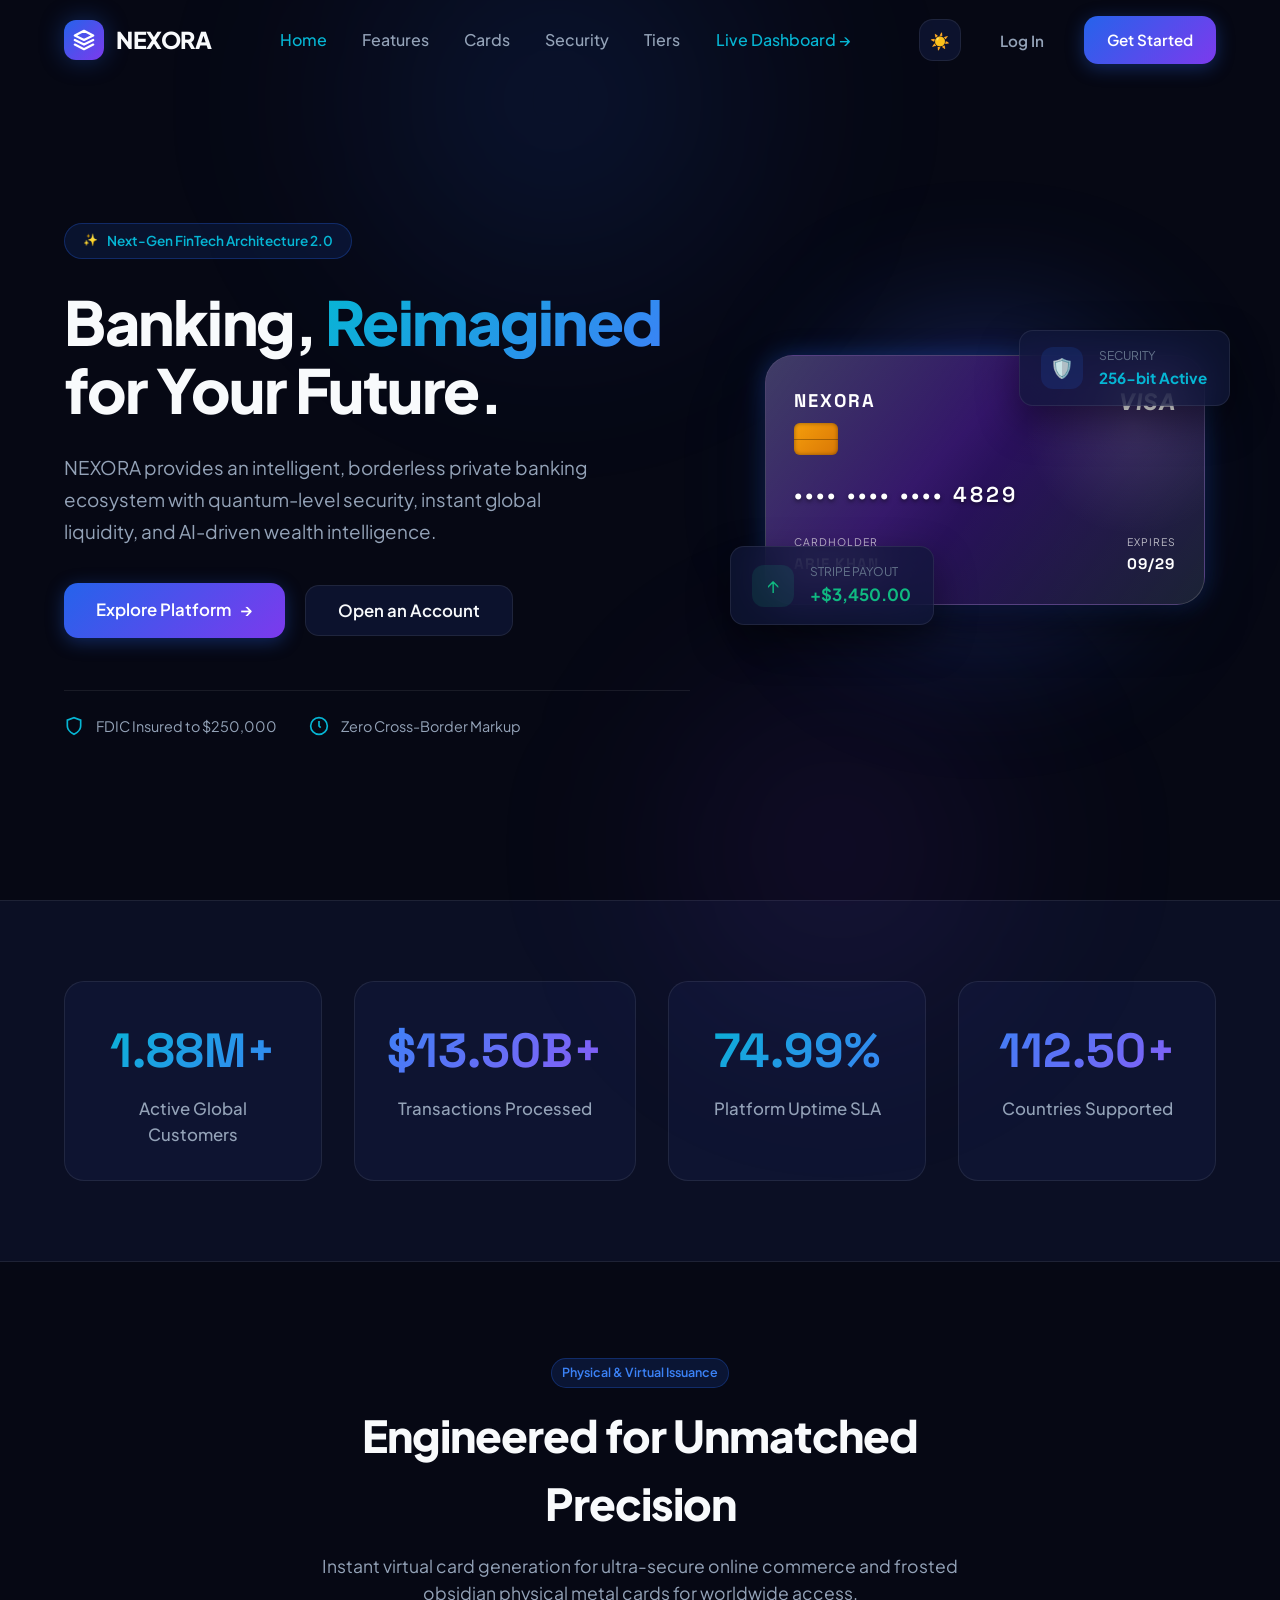
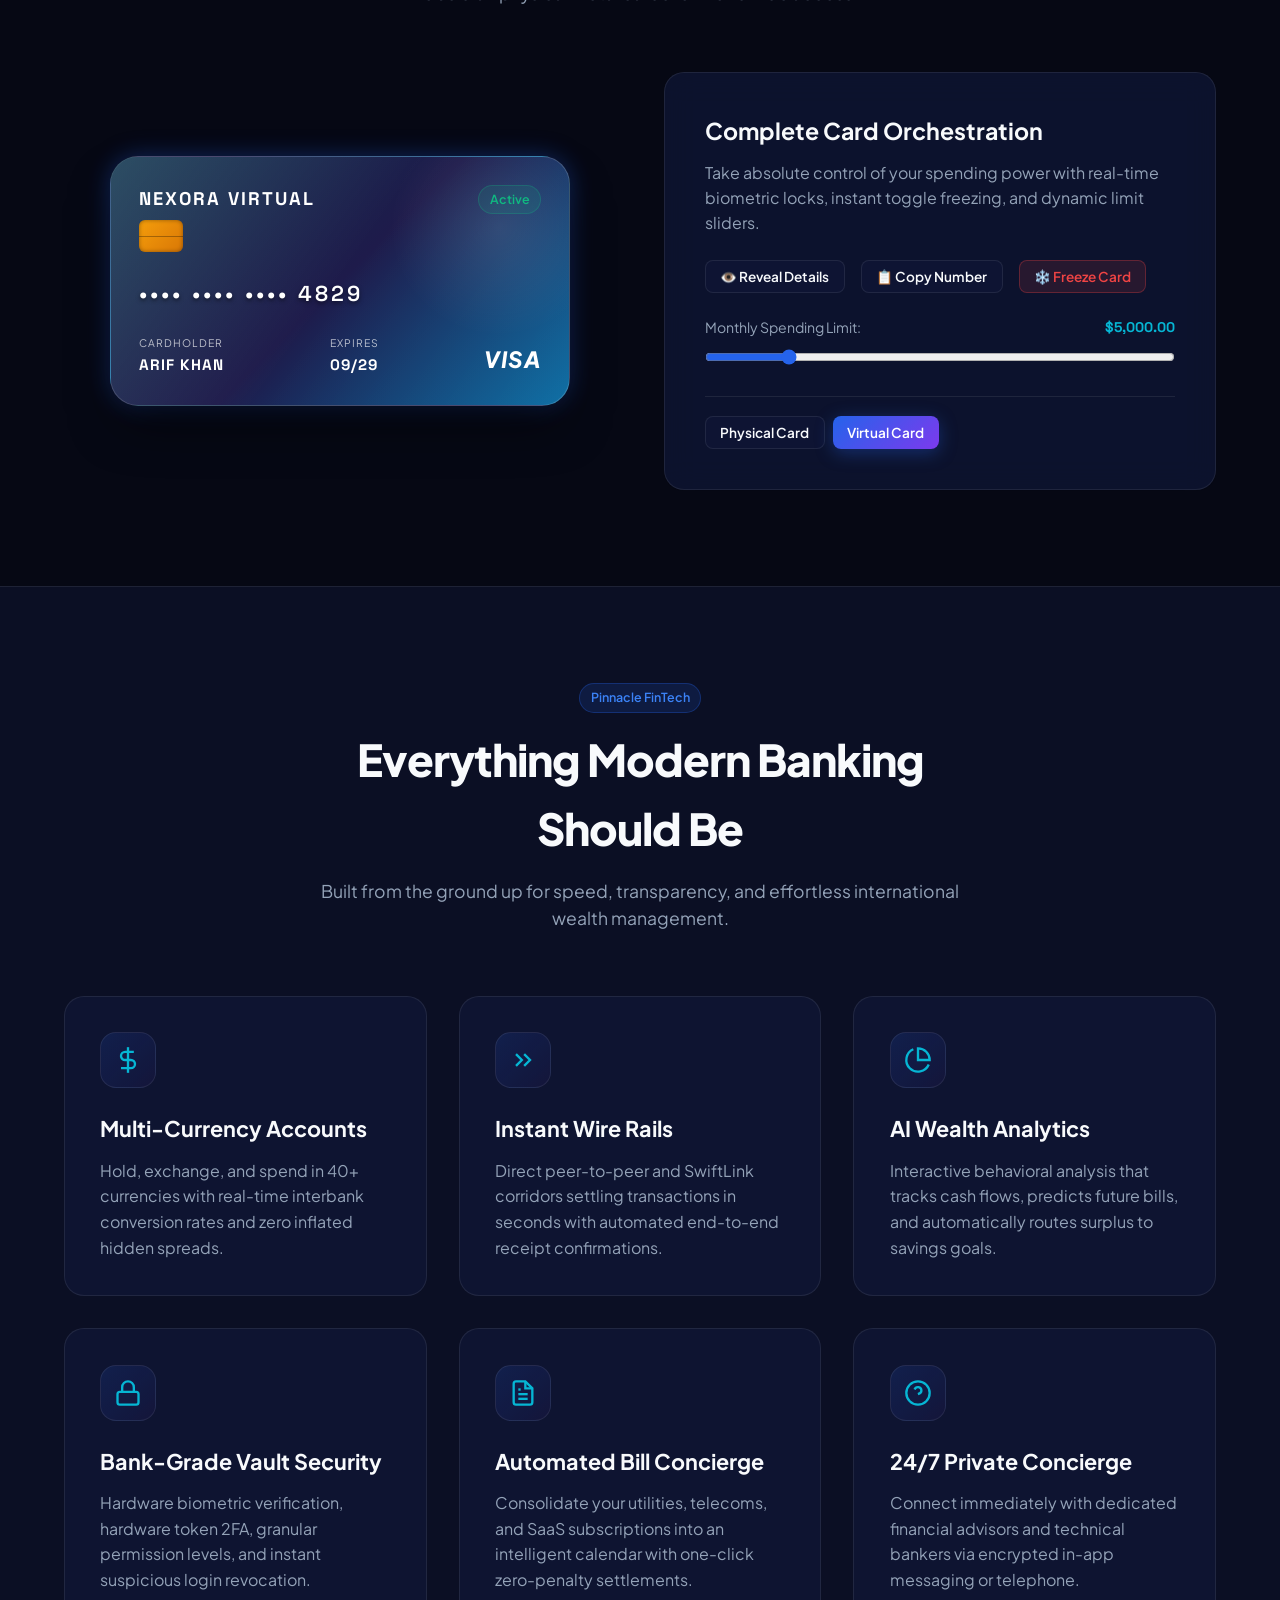
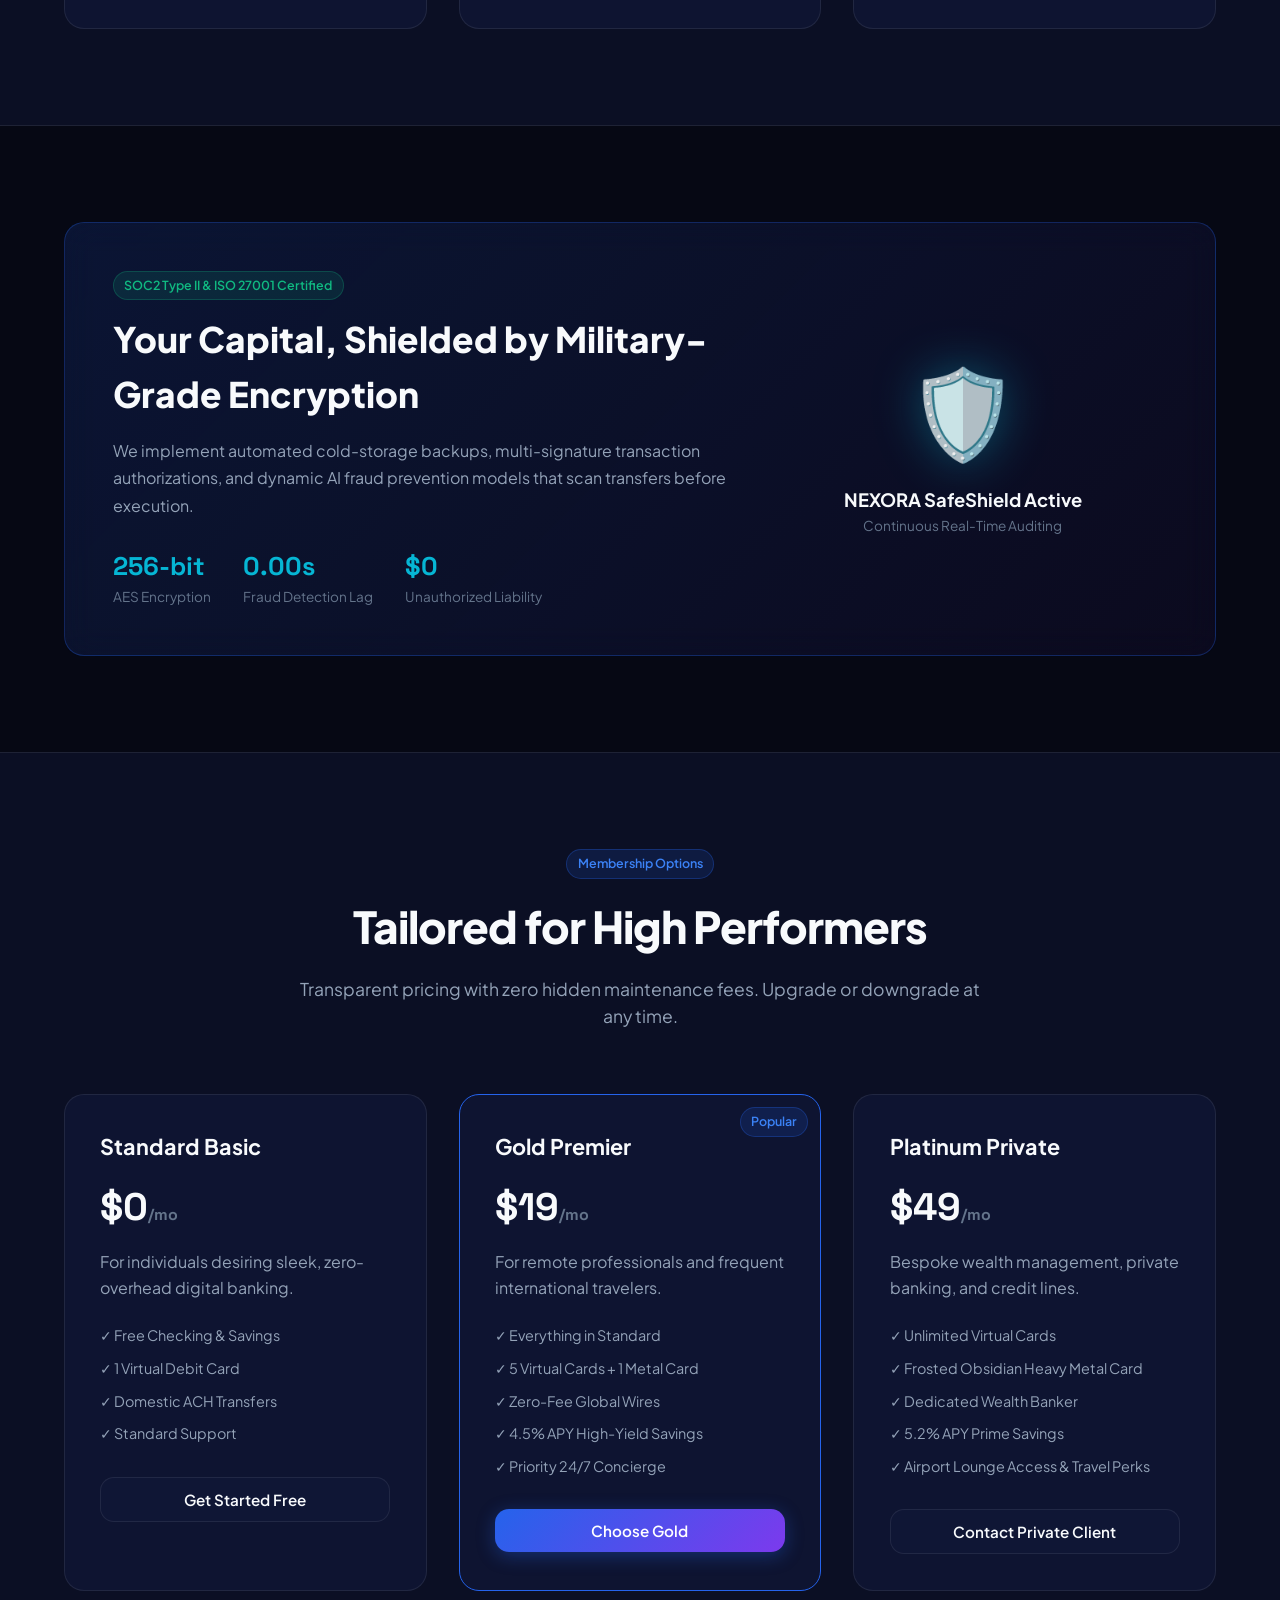
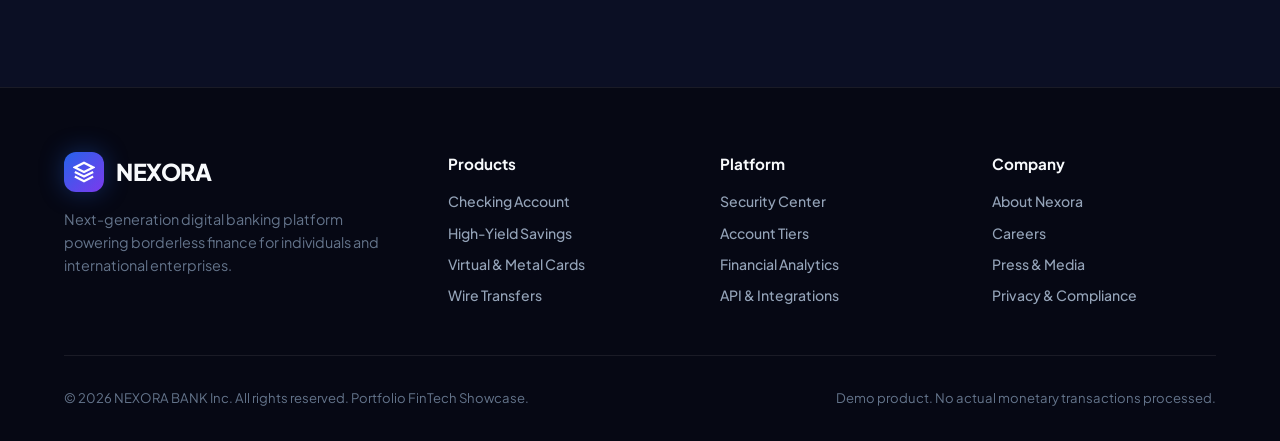
<file: index.html>
<!DOCTYPE html>
<html lang="en" data-theme="dark">
<head>
  <meta charset="UTF-8">
  <meta name="viewport" content="width=device-width, initial-scale=1.0">
  <meta name="description" content="NEXORA BANK - Ultra-Premium Next-Generation Digital Banking & Global FinTech Platform. Instant transfers, multi-currency accounts, and intelligent security.">
  <title>NEXORA BANK | Banking, Reimagined for Your Future</title>
  <link rel="stylesheet" href="style.css">
  <link rel="preconnect" href="https://fonts.googleapis.com">
  <link rel="preconnect" href="https://fonts.gstatic.com" crossorigin>
  <link href="https://fonts.googleapis.com/css2?family=Plus+Jakarta+Sans:wght@300;400;500;600;700;800&family=Space+Grotesk:wght@500;700&display=swap" rel="stylesheet">
</head>
<body class="landing-body">

  <!-- Sticky Luxury Navigation -->
  <header class="landing-nav">
    <a href="index.html" class="brand-logo">
      <div class="brand-icon">
        <svg width="22" height="22" viewBox="0 0 24 24" fill="none" stroke="currentColor" stroke-width="2.5" stroke-linecap="round" stroke-linejoin="round">
          <polygon points="12 2 2 7 12 12 22 7 12 2"></polygon>
          <polyline points="2 17 12 22 22 17"></polyline>
          <polyline points="2 12 12 17 22 12"></polyline>
        </svg>
      </div>
      <span>NEXORA</span>
    </a>

    <nav>
      <ul class="nav-links">
        <li><a href="#hero" class="nav-link active">Home</a></li>
        <li><a href="#features" class="nav-link">Features</a></li>
        <li><a href="#cards" class="nav-link">Cards</a></li>
        <li><a href="#security" class="nav-link">Security</a></li>
        <li><a href="#pricing" class="nav-link">Tiers</a></li>
        <li><a href="dashboard.html" class="nav-link" style="color:var(--accent-cyan);">Live Dashboard →</a></li>
      </ul>
    </nav>

    <div class="nav-cta">
      <button class="btn-icon theme-toggle-btn" aria-label="Toggle Theme" title="Toggle Light/Dark Mode">
        <span class="theme-toggle-icon">☀️</span>
      </button>
      <button class="btn btn-ghost" onclick="openModal('modal-login')">Log In</button>
      <a href="dashboard.html" class="btn btn-primary">Get Started</a>
    </div>
  </header>

  <!-- Hero Section -->
  <section id="hero" class="hero-section">
    <div class="hero-grid">
      <div class="hero-content">
        <div class="hero-pill">
          <span style="font-size:0.75rem;">✨</span>
          <span>Next-Gen FinTech Architecture 2.0</span>
        </div>

        <h1 class="hero-title">
          Banking, <span class="text-gradient-cyan">Reimagined</span> for Your Future.
        </h1>

        <p class="hero-desc">
          NEXORA provides an intelligent, borderless private banking ecosystem with quantum-level security, instant global liquidity, and AI-driven wealth intelligence.
        </p>

        <div class="hero-actions">
          <a href="dashboard.html" class="btn btn-primary btn-lg">
            <span>Explore Platform</span>
            <span>→</span>
          </a>
          <button class="btn btn-secondary btn-lg" onclick="openModal('modal-register')">
            <span>Open an Account</span>
          </button>
        </div>

        <div class="hero-badges">
          <div class="hero-badge-item">
            <svg viewBox="0 0 24 24" fill="none" stroke="currentColor" stroke-width="2">
              <path d="M12 22s8-4 8-10V5l-8-3-8 3v7c0 6 8 10 8 10z"/>
            </svg>
            <span>FDIC Insured to $250,000</span>
          </div>
          <div class="hero-badge-item">
            <svg viewBox="0 0 24 24" fill="none" stroke="currentColor" stroke-width="2">
              <circle cx="12" cy="12" r="10"/>
              <polyline points="12 6 12 12 14 14"/>
            </svg>
            <span>Zero Cross-Border Markup</span>
          </div>
        </div>
      </div>

      <!-- Right Visual Showcase -->
      <div class="hero-visual">
        <div class="hero-visual-glow"></div>

        <div class="card-showcase-container">
          <!-- Floating Widget 1 -->
          <div class="floating-widget floating-widget-1">
            <div class="widget-icon-box widget-icon-income">↑</div>
            <div>
              <div style="font-size:0.75rem; color:var(--text-muted); text-transform:uppercase;">Stripe Payout</div>
              <div style="font-size:1.05rem; font-weight:700; color:var(--success);">+$3,450.00</div>
            </div>
          </div>

          <!-- Floating Widget 2 -->
          <div class="floating-widget floating-widget-2">
            <div class="widget-icon-box widget-icon-security">🛡️</div>
            <div>
              <div style="font-size:0.75rem; color:var(--text-muted); text-transform:uppercase;">Security</div>
              <div style="font-size:0.95rem; font-weight:700; color:var(--accent-cyan);">256-bit Active</div>
            </div>
          </div>

          <!-- Interactive 3D Bank Card -->
          <div class="bank-card card-visa" id="hero-card">
            <div class="bank-card-pattern"></div>
            <div class="card-top">
              <div class="card-bank-name">NEXORA</div>
              <div class="card-brand-logo">VISA</div>
            </div>
            <div class="card-chip"></div>
            <div class="card-number">•••• •••• •••• 4829</div>
            <div class="card-bottom">
              <div>
                <div class="card-holder-label">Cardholder</div>
                <div class="card-holder-name">ARIF KHAN</div>
              </div>
              <div>
                <div class="card-expiry-label">Expires</div>
                <div class="card-expiry-val">09/29</div>
              </div>
            </div>
          </div>
        </div>
      </div>
    </div>
  </section>

  <!-- Trust Metrics Section -->
  <section class="trust-section">
    <div class="trust-grid">
      <div class="trust-card">
        <div class="trust-number text-gradient-cyan" data-target="2.5" data-suffix="M+">2.5M+</div>
        <div class="trust-label">Active Global Customers</div>
      </div>
      <div class="trust-card">
        <div class="trust-number text-gradient-purple" data-target="18" data-prefix="$" data-suffix="B+">$18B+</div>
        <div class="trust-label">Transactions Processed</div>
      </div>
      <div class="trust-card">
        <div class="trust-number text-gradient-cyan" data-target="99.99" data-suffix="%">99.99%</div>
        <div class="trust-label">Platform Uptime SLA</div>
      </div>
      <div class="trust-card">
        <div class="trust-number text-gradient-purple" data-target="150" data-suffix="+">150+</div>
        <div class="trust-label">Countries Supported</div>
      </div>
    </div>
  </section>

  <!-- Interactive Digital Card Section -->
  <section id="cards" class="section-container">
    <div class="section-header">
      <div class="badge badge-blue" style="margin-bottom: 0.8rem;">Physical & Virtual Issuance</div>
      <h2>Engineered for Unmatched Precision</h2>
      <p>Instant virtual card generation for ultra-secure online commerce and frosted obsidian physical metal cards for worldwide access.</p>
    </div>

    <div style="display:grid; grid-template-columns: 1fr 1fr; gap:3rem; align-items:center;">
      <div style="display:flex; justify-content:center;">
        <div class="card-showcase-container" style="max-width: 460px;">
          <div class="bank-card card-virtual" id="interactive-bank-card">
            <div class="bank-card-pattern"></div>
            <div class="card-top">
              <div class="card-bank-name">NEXORA VIRTUAL</div>
              <div class="badge badge-success" id="card-status-badge">Active</div>
            </div>
            <div class="card-chip"></div>
            <div class="card-number" id="showcase-card-number">•••• •••• •••• 4829</div>
            <div class="card-bottom">
              <div>
                <div class="card-holder-label">Cardholder</div>
                <div class="card-holder-name">ARIF KHAN</div>
              </div>
              <div>
                <div class="card-expiry-label">Expires</div>
                <div class="card-expiry-val">09/29</div>
              </div>
              <div class="card-brand-logo">VISA</div>
            </div>
          </div>
        </div>
      </div>

      <div class="glass-card" style="padding: 2.5rem;">
        <h3 style="font-size: 1.45rem; font-weight: 700; margin-bottom: 0.8rem;">Complete Card Orchestration</h3>
        <p style="color:var(--text-secondary); margin-bottom: 1.5rem;">Take absolute control of your spending power with real-time biometric locks, instant toggle freezing, and dynamic limit sliders.</p>

        <div style="display:flex; gap:1rem; margin-bottom: 1.5rem; flex-wrap:wrap;">
          <button class="btn btn-secondary btn-sm" id="card-reveal-btn">👁️ Reveal Details</button>
          <button class="btn btn-secondary btn-sm" id="card-copy-number-btn">📋 Copy Number</button>
          <button class="btn btn-danger btn-sm" id="card-freeze-toggle-btn">❄️ Freeze Card</button>
        </div>

        <div class="form-group" style="margin-bottom:1.5rem;">
          <div style="display:flex; justify-content:space-between; margin-bottom:0.5rem; font-size:0.88rem;">
            <span style="color:var(--text-secondary);">Monthly Spending Limit:</span>
            <span style="font-weight:700; font-family:var(--font-display); color:var(--accent-cyan);" id="card-limit-display">$5,000.00</span>
          </div>
          <input type="range" min="1000" max="25000" step="500" value="5000" style="width:100%; accent-color:var(--accent-blue);" id="card-limit-slider">
        </div>

        <div style="display:flex; gap:0.5rem; border-top:1px solid var(--glass-border); padding-top:1.2rem;">
          <button class="btn btn-secondary btn-sm card-type-tab" data-type="physical">Physical Card</button>
          <button class="btn btn-primary btn-sm card-type-tab active" data-type="virtual">Virtual Card</button>
        </div>
      </div>
    </div>
  </section>

  <!-- Features Grid -->
  <section id="features" class="section-container" style="background:var(--bg-secondary); border-top:1px solid var(--glass-border); border-bottom:1px solid var(--glass-border);">
    <div class="section-header">
      <div class="badge badge-blue" style="margin-bottom: 0.8rem;">Pinnacle FinTech</div>
      <h2>Everything Modern Banking Should Be</h2>
      <p>Built from the ground up for speed, transparency, and effortless international wealth management.</p>
    </div>

    <div class="features-grid">
      <div class="feature-card">
        <div class="feature-icon-wrapper">
          <svg width="28" height="28" viewBox="0 0 24 24" fill="none" stroke="currentColor" stroke-width="2">
            <line x1="12" y1="1" x2="12" y2="23"></line>
            <path d="M17 5H9.5a3.5 3.5 0 0 0 0 7h5a3.5 3.5 0 0 1 0 7H6"></path>
          </svg>
        </div>
        <h3>Multi-Currency Accounts</h3>
        <p>Hold, exchange, and spend in 40+ currencies with real-time interbank conversion rates and zero inflated hidden spreads.</p>
      </div>

      <div class="feature-card">
        <div class="feature-icon-wrapper">
          <svg width="28" height="28" viewBox="0 0 24 24" fill="none" stroke="currentColor" stroke-width="2">
            <polyline points="13 17 18 12 13 7"></polyline>
            <polyline points="6 17 11 12 6 7"></polyline>
          </svg>
        </div>
        <h3>Instant Wire Rails</h3>
        <p>Direct peer-to-peer and SwiftLink corridors settling transactions in seconds with automated end-to-end receipt confirmations.</p>
      </div>

      <div class="feature-card">
        <div class="feature-icon-wrapper">
          <svg width="28" height="28" viewBox="0 0 24 24" fill="none" stroke="currentColor" stroke-width="2">
            <path d="M21.21 15.89A10 10 0 1 1 8 2.83"></path>
            <path d="M22 12A10 10 0 0 0 12 2v10z"></path>
          </svg>
        </div>
        <h3>AI Wealth Analytics</h3>
        <p>Interactive behavioral analysis that tracks cash flows, predicts future bills, and automatically routes surplus to savings goals.</p>
      </div>

      <div class="feature-card">
        <div class="feature-icon-wrapper">
          <svg width="28" height="28" viewBox="0 0 24 24" fill="none" stroke="currentColor" stroke-width="2">
            <rect x="3" y="11" width="18" height="11" rx="2" ry="2"></rect>
            <path d="M7 11V7a5 5 0 0 1 10 0v4"></path>
          </svg>
        </div>
        <h3>Bank-Grade Vault Security</h3>
        <p>Hardware biometric verification, hardware token 2FA, granular permission levels, and instant suspicious login revocation.</p>
      </div>

      <div class="feature-card">
        <div class="feature-icon-wrapper">
          <svg width="28" height="28" viewBox="0 0 24 24" fill="none" stroke="currentColor" stroke-width="2">
            <path d="M14 2H6a2 2 0 0 0-2 2v16a2 2 0 0 0 2 2h12a2 2 0 0 0 2-2V8z"></path>
            <polyline points="14 2 14 8 20 8"></polyline>
            <line x1="16" y1="13" x2="8" y2="13"></line>
            <line x1="16" y1="17" x2="8" y2="17"></line>
            <polyline points="10 9 9 9 8 9"></polyline>
          </svg>
        </div>
        <h3>Automated Bill Concierge</h3>
        <p>Consolidate your utilities, telecoms, and SaaS subscriptions into an intelligent calendar with one-click zero-penalty settlements.</p>
      </div>

      <div class="feature-card">
        <div class="feature-icon-wrapper">
          <svg width="28" height="28" viewBox="0 0 24 24" fill="none" stroke="currentColor" stroke-width="2">
            <circle cx="12" cy="12" r="10"></circle>
            <path d="M9.09 9a3 3 0 0 1 5.83 1c0 2-3 3-3 3"></path>
            <line x1="12" y1="17" x2="12.01" y2="17"></line>
          </svg>
        </div>
        <h3>24/7 Private Concierge</h3>
        <p>Connect immediately with dedicated financial advisors and technical bankers via encrypted in-app messaging or telephone.</p>
      </div>
    </div>
  </section>

  <!-- Security Certification Banner -->
  <section id="security" class="section-container">
    <div class="glass-card" style="padding: 3rem; background: var(--grad-card); border-color: rgba(37,99,235,0.3);">
      <div style="display:grid; grid-template-columns: 1.2fr 0.8fr; gap:2rem; align-items:center;">
        <div>
          <div class="badge badge-success" style="margin-bottom:0.75rem;">SOC2 Type II & ISO 27001 Certified</div>
          <h2 style="font-size:2.2rem; font-weight:800; margin-bottom:1rem;">Your Capital, Shielded by Military-Grade Encryption</h2>
          <p style="color:var(--text-secondary); line-height:1.7;">
            We implement automated cold-storage backups, multi-signature transaction authorizations, and dynamic AI fraud prevention models that scan transfers before execution.
          </p>
          <div style="display:flex; gap:2rem; margin-top:1.75rem;">
            <div>
              <div style="font-size:1.6rem; font-weight:800; font-family:var(--font-display); color:var(--accent-cyan);">256-bit</div>
              <div style="font-size:0.85rem; color:var(--text-muted);">AES Encryption</div>
            </div>
            <div>
              <div style="font-size:1.6rem; font-weight:800; font-family:var(--font-display); color:var(--accent-cyan);">0.00s</div>
              <div style="font-size:0.85rem; color:var(--text-muted);">Fraud Detection Lag</div>
            </div>
            <div>
              <div style="font-size:1.6rem; font-weight:800; font-family:var(--font-display); color:var(--accent-cyan);">$0</div>
              <div style="font-size:0.85rem; color:var(--text-muted);">Unauthorized Liability</div>
            </div>
          </div>
        </div>

        <div style="text-align:center;">
          <div style="font-size:5.5rem; filter:drop-shadow(0 0 25px rgba(6,182,212,0.4));">🛡️</div>
          <div style="font-weight:700; font-size:1.15rem; margin-top:0.5rem;">NEXORA SafeShield Active</div>
          <div style="font-size:0.85rem; color:var(--text-muted);">Continuous Real-Time Auditing</div>
        </div>
      </div>
    </div>
  </section>

  <!-- Pricing / Account Tiers -->
  <section id="pricing" class="section-container" style="background:var(--bg-secondary); border-top:1px solid var(--glass-border);">
    <div class="section-header">
      <div class="badge badge-blue" style="margin-bottom: 0.8rem;">Membership Options</div>
      <h2>Tailored for High Performers</h2>
      <p>Transparent pricing with zero hidden maintenance fees. Upgrade or downgrade at any time.</p>
    </div>

    <div class="features-grid">
      <div class="feature-card">
        <h3>Standard Basic</h3>
        <div style="font-size:2.4rem; font-weight:800; font-family:var(--font-display); margin:0.8rem 0;">$0<span style="font-size:1rem; color:var(--text-muted);">/mo</span></div>
        <p style="margin-bottom:1.5rem;">For individuals desiring sleek, zero-overhead digital banking.</p>
        <ul style="list-style:none; display:flex; flex-direction:column; gap:0.65rem; font-size:0.9rem; color:var(--text-secondary); margin-bottom:2rem;">
          <li>✓ Free Checking & Savings</li>
          <li>✓ 1 Virtual Debit Card</li>
          <li>✓ Domestic ACH Transfers</li>
          <li>✓ Standard Support</li>
        </ul>
        <button class="btn btn-secondary" style="width:100%;" onclick="openModal('modal-register')">Get Started Free</button>
      </div>

      <div class="feature-card" style="border-color:var(--accent-blue); position:relative; overflow:hidden;">
        <div style="position:absolute; top:12px; right:12px;" class="badge badge-blue">Popular</div>
        <h3>Gold Premier</h3>
        <div style="font-size:2.4rem; font-weight:800; font-family:var(--font-display); margin:0.8rem 0;">$19<span style="font-size:1rem; color:var(--text-muted);">/mo</span></div>
        <p style="margin-bottom:1.5rem;">For remote professionals and frequent international travelers.</p>
        <ul style="list-style:none; display:flex; flex-direction:column; gap:0.65rem; font-size:0.9rem; color:var(--text-secondary); margin-bottom:2rem;">
          <li>✓ Everything in Standard</li>
          <li>✓ 5 Virtual Cards + 1 Metal Card</li>
          <li>✓ Zero-Fee Global Wires</li>
          <li>✓ 4.5% APY High-Yield Savings</li>
          <li>✓ Priority 24/7 Concierge</li>
        </ul>
        <button class="btn btn-primary" style="width:100%;" onclick="openModal('modal-register')">Choose Gold</button>
      </div>

      <div class="feature-card">
        <h3>Platinum Private</h3>
        <div style="font-size:2.4rem; font-weight:800; font-family:var(--font-display); margin:0.8rem 0;">$49<span style="font-size:1rem; color:var(--text-muted);">/mo</span></div>
        <p style="margin-bottom:1.5rem;">Bespoke wealth management, private banking, and credit lines.</p>
        <ul style="list-style:none; display:flex; flex-direction:column; gap:0.65rem; font-size:0.9rem; color:var(--text-secondary); margin-bottom:2rem;">
          <li>✓ Unlimited Virtual Cards</li>
          <li>✓ Frosted Obsidian Heavy Metal Card</li>
          <li>✓ Dedicated Wealth Banker</li>
          <li>✓ 5.2% APY Prime Savings</li>
          <li>✓ Airport Lounge Access & Travel Perks</li>
        </ul>
        <button class="btn btn-secondary" style="width:100%;" onclick="openModal('modal-register')">Contact Private Client</button>
      </div>
    </div>
  </section>

  <!-- Footer -->
  <footer style="padding: 4rem 4rem 2rem; background: var(--bg-primary); border-top: 1px solid var(--glass-border);">
    <div style="max-width: 1360px; margin: 0 auto; display: grid; grid-template-columns: 1.5fr repeat(3, 1fr); gap: 3rem; margin-bottom: 3rem;">
      <div>
        <div class="brand-logo" style="margin-bottom: 1rem;">
          <div class="brand-icon">
            <svg width="22" height="22" viewBox="0 0 24 24" fill="none" stroke="currentColor" stroke-width="2.5">
              <polygon points="12 2 2 7 12 12 22 7 12 2"></polygon>
              <polyline points="2 17 12 22 22 17"></polyline>
              <polyline points="2 12 12 17 22 12"></polyline>
            </svg>
          </div>
          <span>NEXORA</span>
        </div>
        <p style="color:var(--text-muted); font-size:0.9rem; max-width:320px; line-height:1.6;">
          Next-generation digital banking platform powering borderless finance for individuals and international enterprises.
        </p>
      </div>

      <div>
        <div style="font-weight:700; margin-bottom:1rem; font-size:0.95rem;">Products</div>
        <ul style="list-style:none; display:flex; flex-direction:column; gap:0.6rem; font-size:0.88rem; color:var(--text-secondary);">
          <li><a href="dashboard.html" class="nav-link">Checking Account</a></li>
          <li><a href="dashboard.html" class="nav-link">High-Yield Savings</a></li>
          <li><a href="dashboard.html" class="nav-link">Virtual & Metal Cards</a></li>
          <li><a href="dashboard.html" class="nav-link">Wire Transfers</a></li>
        </ul>
      </div>

      <div>
        <div style="font-weight:700; margin-bottom:1rem; font-size:0.95rem;">Platform</div>
        <ul style="list-style:none; display:flex; flex-direction:column; gap:0.6rem; font-size:0.88rem; color:var(--text-secondary);">
          <li><a href="#security" class="nav-link">Security Center</a></li>
          <li><a href="#pricing" class="nav-link">Account Tiers</a></li>
          <li><a href="dashboard.html" class="nav-link">Financial Analytics</a></li>
          <li><a href="dashboard.html" class="nav-link">API & Integrations</a></li>
        </ul>
      </div>

      <div>
        <div style="font-weight:700; margin-bottom:1rem; font-size:0.95rem;">Company</div>
        <ul style="list-style:none; display:flex; flex-direction:column; gap:0.6rem; font-size:0.88rem; color:var(--text-secondary);">
          <li><a href="#" class="nav-link">About Nexora</a></li>
          <li><a href="#" class="nav-link">Careers</a></li>
          <li><a href="#" class="nav-link">Press & Media</a></li>
          <li><a href="#" class="nav-link">Privacy & Compliance</a></li>
        </ul>
      </div>
    </div>

    <div style="border-top:1px solid var(--glass-border); padding-top:2rem; max-width:1360px; margin:0 auto; display:flex; justify-content:space-between; align-items:center; flex-wrap:wrap; gap:1rem; font-size:0.82rem; color:var(--text-muted);">
      <div>© 2026 NEXORA BANK Inc. All rights reserved. Portfolio FinTech Showcase.</div>
      <div>Demo product. No actual monetary transactions processed.</div>
    </div>
  </footer>

  <!-- Login Modal -->
  <div class="modal-overlay" id="modal-login">
    <div class="modal-content">
      <div class="modal-header">
        <h3 class="modal-title">Sign In to NEXORA</h3>
        <button class="modal-close-btn" onclick="closeModal('modal-login')">✕</button>
      </div>

      <div style="background:var(--surface); border:1px solid var(--glass-border); border-radius:var(--radius-md); padding:0.85rem; margin-bottom:1.5rem; font-size:0.85rem; display:flex; align-items:center; gap:0.6rem;">
        <span>💡</span>
        <span style="color:var(--text-secondary);">Demo credentials are prefilled. Click <strong>Launch Dashboard</strong> to enter.</span>
      </div>

      <form onsubmit="event.preventDefault(); window.location.href='dashboard.html';">
        <div class="form-group">
          <label class="form-label">Email Address</label>
          <input type="email" class="form-control" value="arif.khan@nexora.bank" required>
        </div>

        <div class="form-group">
          <label class="form-label">Password</label>
          <input type="password" class="form-control" value="••••••••••••" required>
        </div>

        <div style="display:flex; justify-content:space-between; align-items:center; margin-bottom:1.5rem; font-size:0.85rem;">
          <label style="display:flex; align-items:center; gap:0.4rem; cursor:pointer;">
            <input type="checkbox" checked style="accent-color:var(--accent-blue);"> Remember me
          </label>
          <a href="#" style="color:var(--accent-cyan);">Forgot Password?</a>
        </div>

        <button type="submit" class="btn btn-primary" style="width:100%; padding:0.85rem;">
          Launch Dashboard →
        </button>
      </form>
    </div>
  </div>

  <!-- Register Modal -->
  <div class="modal-overlay" id="modal-register">
    <div class="modal-content">
      <div class="modal-header">
        <h3 class="modal-title">Open a NEXORA Account</h3>
        <button class="modal-close-btn" onclick="closeModal('modal-register')">✕</button>
      </div>

      <form onsubmit="event.preventDefault(); window.location.href='dashboard.html';">
        <div class="form-group">
          <label class="form-label">Full Legal Name</label>
          <input type="text" class="form-control" placeholder="e.g. Arif Khan" value="Arif Khan" required>
        </div>

        <div class="form-group">
          <label class="form-label">Work or Personal Email</label>
          <input type="email" class="form-control" placeholder="name@example.com" value="arif.khan@nexora.bank" required>
        </div>

        <div class="form-group">
          <label class="form-label">Create Master Password</label>
          <input type="password" class="form-control" value="DemoSecure2026!" required>
        </div>

        <div class="form-group">
          <label class="form-label">Country of Residence</label>
          <select class="form-control">
            <option selected>United States</option>
            <option>United Kingdom</option>
            <option>Switzerland</option>
            <option>Singapore</option>
            <option>United Arab Emirates</option>
          </select>
        </div>

        <button type="submit" class="btn btn-primary" style="width:100%; margin-top:1rem; padding:0.85rem;">
          Complete Registration & Enter
        </button>
      </form>
    </div>
  </div>

  <script src="app.js"></script>
</body>
</html>
</file>
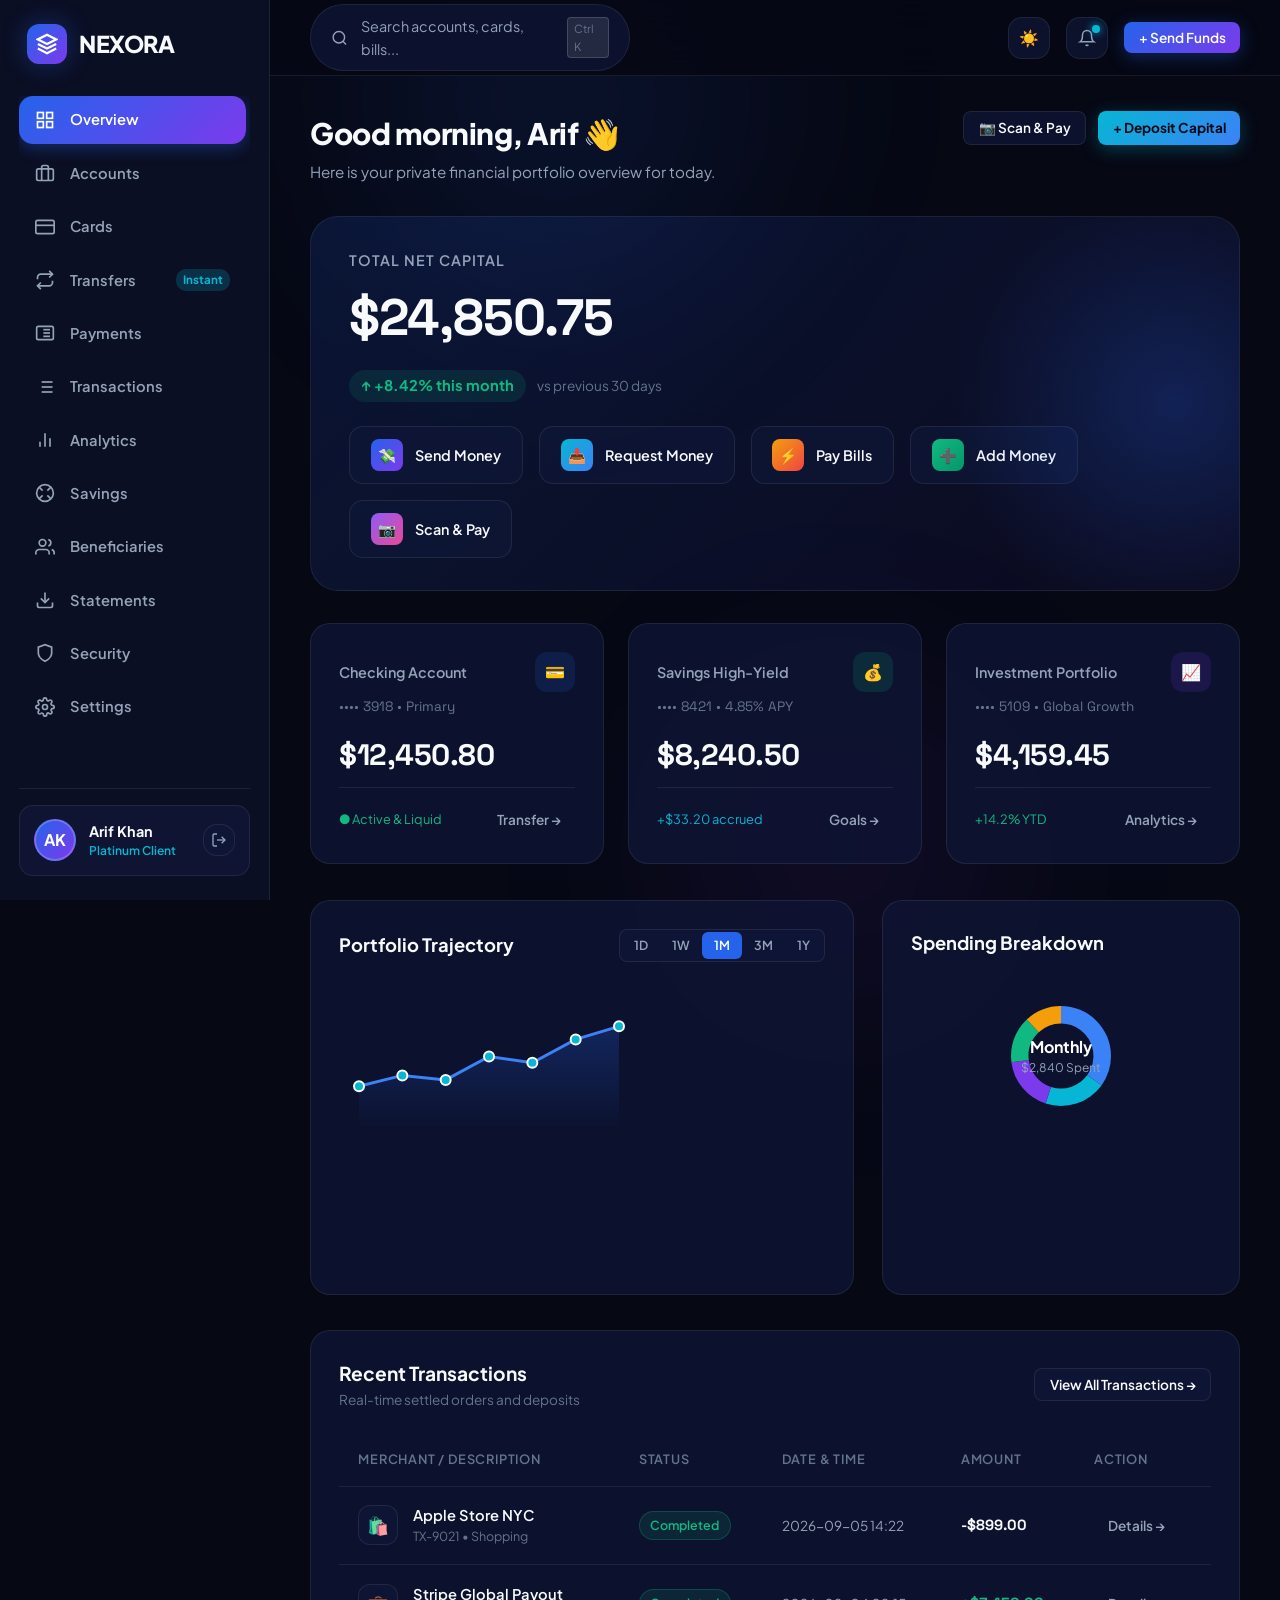
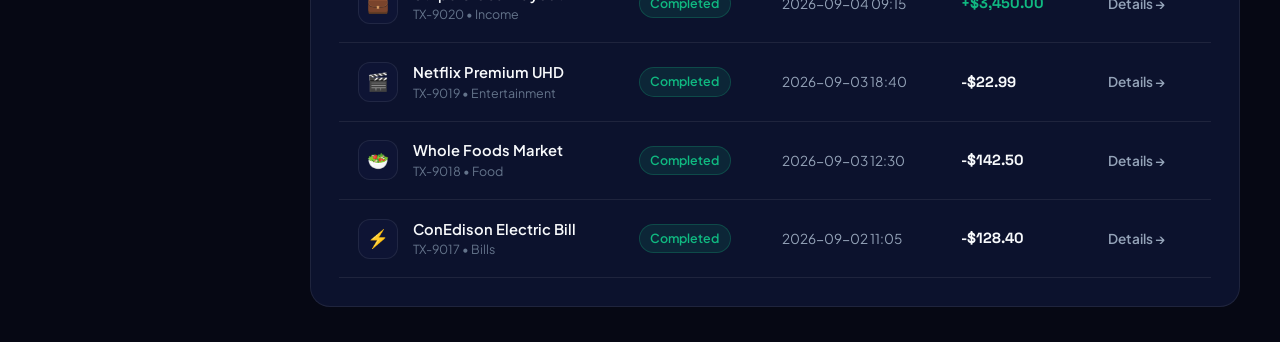
<file: dashboard.html>
<!DOCTYPE html>
<html lang="en" data-theme="dark">
<head>
  <meta charset="UTF-8">
  <meta name="viewport" content="width=device-width, initial-scale=1.0">
  <meta name="description" content="NEXORA BANK - Authenticated Banking & FinTech Platform Dashboard. Accounts, Cards, Transfers, Analytics, and Security.">
  <title>Dashboard | NEXORA BANK Private Platform</title>
  <link rel="stylesheet" href="style.css">
  <link rel="preconnect" href="https://fonts.googleapis.com">
  <link rel="preconnect" href="https://fonts.gstatic.com" crossorigin>
  <link href="https://fonts.googleapis.com/css2?family=Plus+Jakarta+Sans:wght@300;400;500;600;700;800&family=Space+Grotesk:wght@500;700&display=swap" rel="stylesheet">
</head>
<body>

  <div class="app-layout">

    <!-- Sidebar Navigation -->
    <aside class="sidebar">
      <div class="sidebar-brand">
        <a href="index.html" class="brand-logo" style="color:var(--text-primary);">
          <div class="brand-icon">
            <svg width="22" height="22" viewBox="0 0 24 24" fill="none" stroke="currentColor" stroke-width="2.5">
              <polygon points="12 2 2 7 12 12 22 7 12 2"></polygon>
              <polyline points="2 17 12 22 22 17"></polyline>
              <polyline points="2 12 12 17 22 12"></polyline>
            </svg>
          </div>
          <span>NEXORA</span>
        </a>
      </div>

      <ul class="sidebar-menu">
        <li>
          <a href="#" class="nav-item active" data-tab="overview">
            <svg viewBox="0 0 24 24" fill="none" stroke="currentColor" stroke-width="2"><rect x="3" y="3" width="7" height="7"></rect><rect x="14" y="3" width="7" height="7"></rect><rect x="14" y="14" width="7" height="7"></rect><rect x="3" y="14" width="7" height="7"></rect></svg>
            <span>Overview</span>
          </a>
        </li>
        <li>
          <a href="#" class="nav-item" data-tab="accounts">
            <svg viewBox="0 0 24 24" fill="none" stroke="currentColor" stroke-width="2"><rect x="2" y="7" width="20" height="14" rx="2" ry="2"></rect><path d="M16 21V5a2 2 0 0 0-2-2h-4a2 2 0 0 0-2 2v16"></path></svg>
            <span>Accounts</span>
          </a>
        </li>
        <li>
          <a href="#" class="nav-item" data-tab="cards">
            <svg viewBox="0 0 24 24" fill="none" stroke="currentColor" stroke-width="2"><rect x="1" y="4" width="22" height="16" rx="2" ry="2"></rect><line x1="1" y1="10" x2="23" y2="10"></line></svg>
            <span>Cards</span>
          </a>
        </li>
        <li>
          <a href="#" class="nav-item" data-tab="transfers">
            <svg viewBox="0 0 24 24" fill="none" stroke="currentColor" stroke-width="2"><polyline points="17 1 21 5 17 9"></polyline><path d="M3 11V9a4 4 0 0 1 4-4h14"></path><polyline points="7 23 3 19 7 15"></polyline><path d="M21 13v2a4 4 0 0 1-4 4H3"></path></svg>
            <span>Transfers</span>
            <span class="nav-item-badge">Instant</span>
          </a>
        </li>
        <li>
          <a href="#" class="nav-item" data-tab="payments">
            <svg viewBox="0 0 24 24" fill="none" stroke="currentColor" stroke-width="2"><rect x="2" y="4" width="20" height="16" rx="2"></rect><line x1="6" y1="8" x2="6" y2="8"></line><line x1="10" y1="8" x2="18" y2="8"></line><line x1="6" y1="12" x2="6" y2="12"></line><line x1="10" y1="12" x2="18" y2="12"></line><line x1="6" y1="16" x2="6" y2="16"></line><line x1="10" y1="16" x2="18" y2="16"></line></svg>
            <span>Payments</span>
          </a>
        </li>
        <li>
          <a href="#" class="nav-item" data-tab="transactions">
            <svg viewBox="0 0 24 24" fill="none" stroke="currentColor" stroke-width="2"><line x1="8" y1="6" x2="21" y2="6"></line><line x1="8" y1="12" x2="21" y2="12"></line><line x1="8" y1="18" x2="21" y2="18"></line><line x1="3" y1="6" x2="3.01" y2="6"></line><line x1="3" y1="12" x2="3.01" y2="12"></line><line x1="3" y1="18" x2="3.01" y2="18"></line></svg>
            <span>Transactions</span>
          </a>
        </li>
        <li>
          <a href="#" class="nav-item" data-tab="analytics">
            <svg viewBox="0 0 24 24" fill="none" stroke="currentColor" stroke-width="2"><line x1="18" y1="20" x2="18" y2="10"></line><line x1="12" y1="20" x2="12" y2="4"></line><line x1="6" y1="20" x2="6" y2="14"></line></svg>
            <span>Analytics</span>
          </a>
        </li>
        <li>
          <a href="#" class="nav-item" data-tab="savings">
            <svg viewBox="0 0 24 24" fill="none" stroke="currentColor" stroke-width="2"><circle cx="12" cy="12" r="10"></circle><path d="m4.93 4.93 4.24 4.24"></path><path d="m14.83 9.17 4.24-4.24"></path><path d="m14.83 14.83 4.24 4.24"></path><path d="m9.17 14.83-4.24 4.24"></path></svg>
            <span>Savings</span>
          </a>
        </li>
        <li>
          <a href="#" class="nav-item" data-tab="beneficiaries">
            <svg viewBox="0 0 24 24" fill="none" stroke="currentColor" stroke-width="2"><path d="M17 21v-2a4 4 0 0 0-4-4H5a4 4 0 0 0-4 4v2"></path><circle cx="9" cy="7" r="4"></circle><path d="M23 21v-2a4 4 0 0 0-3-3.87"></path><path d="M16 3.13a4 4 0 0 1 0 7.75"></path></svg>
            <span>Beneficiaries</span>
          </a>
        </li>
        <li>
          <a href="#" class="nav-item" data-tab="statements">
            <svg viewBox="0 0 24 24" fill="none" stroke="currentColor" stroke-width="2"><path d="M21 15v4a2 2 0 0 1-2 2H5a2 2 0 0 1-2-2v-4"></path><polyline points="7 10 12 15 17 10"></polyline><line x1="12" y1="15" x2="12" y2="3"></line></svg>
            <span>Statements</span>
          </a>
        </li>
        <li>
          <a href="#" class="nav-item" data-tab="security">
            <svg viewBox="0 0 24 24" fill="none" stroke="currentColor" stroke-width="2"><path d="M12 22s8-4 8-10V5l-8-3-8 3v7c0 6 8 10 8 10z"></path></svg>
            <span>Security</span>
          </a>
        </li>
        <li>
          <a href="#" class="nav-item" data-tab="settings">
            <svg viewBox="0 0 24 24" fill="none" stroke="currentColor" stroke-width="2"><circle cx="12" cy="12" r="3"></circle><path d="M19.4 15a1.65 1.65 0 0 0 .33 1.82l.06.06a2 2 0 0 1 0 2.83 2 2 0 0 1-2.83 0l-.06-.06a1.65 1.65 0 0 0-1.82-.33 1.65 1.65 0 0 0-1 1.51V21a2 2 0 0 1-2 2 2 2 0 0 1-2-2v-.09A1.65 1.65 0 0 0 9 19.4a1.65 1.65 0 0 0-1.82.33l-.06.06a2 2 0 0 1-2.83 0 2 2 0 0 1 0-2.83l.06-.06a1.65 1.65 0 0 0 .33-1.82 1.65 1.65 0 0 0-1.51-1H3a2 2 0 0 1-2-2 2 2 0 0 1 2-2h.09A1.65 1.65 0 0 0 4.6 9a1.65 1.65 0 0 0-.33-1.82l-.06-.06a2 2 0 0 1 0-2.83 2 2 0 0 1 2.83 0l.06.06a1.65 1.65 0 0 0 1.82.33H9a1.65 1.65 0 0 0 1-1.51V3a2 2 0 0 1 2-2 2 2 0 0 1 2 2v.09a1.65 1.65 0 0 0 1 1.51 1.65 1.65 0 0 0 1.82-.33l.06-.06a2 2 0 0 1 2.83 0 2 2 0 0 1 0 2.83l-.06.06a1.65 1.65 0 0 0-.33 1.82V9a1.65 1.65 0 0 0 1.51 1H21a2 2 0 0 1 2 2 2 2 0 0 1-2 2h-.09a1.65 1.65 0 0 0-1.51 1z"></path></svg>
            <span>Settings</span>
          </a>
        </li>
      </ul>

      <div class="sidebar-divider"></div>

      <!-- User Info & Logout -->
      <div class="sidebar-user">
        <div class="user-avatar">AK</div>
        <div class="user-info">
          <div class="user-name">Arif Khan</div>
          <div class="user-tier">Platinum Client</div>
        </div>
        <a href="index.html" class="btn-icon btn-sm" title="Log Out / Exit" style="width:32px; height:32px;">
          <svg width="16" height="16" viewBox="0 0 24 24" fill="none" stroke="currentColor" stroke-width="2"><path d="M9 21H5a2 2 0 0 1-2-2V5a2 2 0 0 1 2-2h4"></path><polyline points="16 17 21 12 16 7"></polyline><line x1="21" y1="12" x2="9" y2="12"></line></svg>
        </a>
      </div>
    </aside>

    <!-- Main Wrapper -->
    <div class="main-wrapper">

      <!-- Topbar Header -->
      <header class="topbar">
        <button class="mobile-toggle-btn" id="mobile-menu-btn" aria-label="Toggle Navigation">☰</button>

        <!-- Command Palette Trigger -->
        <div class="search-trigger" id="search-trigger-btn">
          <svg width="18" height="18" viewBox="0 0 24 24" fill="none" stroke="currentColor" stroke-width="2"><circle cx="11" cy="11" r="8"></circle><line x1="21" y1="21" x2="16.65" y2="16.65"></line></svg>
          <span>Search accounts, cards, bills...</span>
          <span class="kbd-shortcut">Ctrl K</span>
        </div>

        <div class="topbar-right">
          <!-- Theme Switcher -->
          <button class="btn-icon theme-toggle-btn" title="Switch Theme">
            <span class="theme-toggle-icon">☀️</span>
          </button>

          <!-- Notifications Dropdown Trigger -->
          <div style="position:relative;">
            <button class="btn-icon" id="notif-trigger" title="Notifications">
              <svg width="18" height="18" viewBox="0 0 24 24" fill="none" stroke="currentColor" stroke-width="2"><path d="M18 8A6 6 0 0 0 6 8c0 7-3 9-3 9h18s-3-2-3-9"></path><path d="M13.73 21a2 2 0 0 1-3.46 0"></path></svg>
              <div class="notification-badge" id="notif-count-badge"></div>
            </button>

            <!-- Notifications Drawer -->
            <div class="notifications-dropdown" id="notif-dropdown">
              <div style="display:flex; justify-content:space-between; align-items:center; margin-bottom:1rem; padding-bottom:0.6rem; border-bottom:1px solid var(--glass-border);">
                <div style="font-weight:700; font-size:0.95rem;">Notifications</div>
                <button class="btn btn-ghost btn-sm" id="mark-all-read-btn" style="font-size:0.75rem; padding:2px 6px;">Mark all read</button>
              </div>
              <div id="notif-list-container"></div>
            </div>
          </div>

          <!-- Quick Action CTA -->
          <button class="btn btn-primary btn-sm" onclick="openModal('modal-transfer')">
            <span>+ Send Funds</span>
          </button>
        </div>
      </header>

      <!-- Main Page Content Panes -->
      <main class="page-container">

        <!-- TAB 1: OVERVIEW -->
        <section class="tab-pane active" id="tab-overview">
          <div class="overview-header">
            <div>
              <h1 class="greeting-text">Good morning, Arif 👋</h1>
              <p class="greeting-subtext">Here is your private financial portfolio overview for today.</p>
            </div>

            <div style="display:flex; gap:0.75rem;">
              <button class="btn btn-secondary btn-sm" onclick="openModal('modal-scan-pay')">📷 Scan & Pay</button>
              <button class="btn btn-cyan btn-sm" onclick="openModal('modal-add-money')">+ Deposit Capital</button>
            </div>
          </div>

          <!-- Balance Hero Card -->
          <div class="balance-hero">
            <div class="balance-label">Total Net Capital</div>
            <div class="balance-amount" id="dash-total-balance">$24,850.75</div>
            <div>
              <span class="balance-growth">↑ +8.42% this month</span>
              <span style="color:var(--text-muted); font-size:0.85rem; margin-left:0.5rem;">vs previous 30 days</span>
            </div>

            <!-- Quick Action Icons -->
            <div class="quick-actions-bar">
              <button class="action-card-btn" onclick="openModal('modal-transfer')">
                <div class="action-icon-circle" style="background:var(--grad-primary);">💸</div>
                <span>Send Money</span>
              </button>
              <button class="action-card-btn" onclick="openModal('modal-request-money')">
                <div class="action-icon-circle" style="background:var(--grad-cyan);">📥</div>
                <span>Request Money</span>
              </button>
              <button class="action-card-btn" onclick="document.querySelector('[data-tab=\'payments\']').click()">
                <div class="action-icon-circle" style="background:linear-gradient(135deg,#f59e0b,#ef4444);">⚡</div>
                <span>Pay Bills</span>
              </button>
              <button class="action-card-btn" onclick="openModal('modal-add-money')">
                <div class="action-icon-circle" style="background:linear-gradient(135deg,#10b981,#059669);">➕</div>
                <span>Add Money</span>
              </button>
              <button class="action-card-btn" onclick="openModal('modal-scan-pay')">
                <div class="action-icon-circle" style="background:linear-gradient(135deg,#8b5cf6,#ec4899);">📷</div>
                <span>Scan & Pay</span>
              </button>
            </div>
          </div>

          <!-- Account Cards Grid -->
          <div class="accounts-grid">
            <div class="account-card">
              <div class="account-top">
                <span class="account-type">Checking Account</span>
                <div class="account-icon">💳</div>
              </div>
              <div class="account-number">•••• 3918 • Primary</div>
              <div class="account-balance-val" id="dash-checking-balance">$12,450.80</div>
              <div class="account-footer">
                <span style="font-size:0.8rem; color:var(--success);">● Active & Liquid</span>
                <button class="btn btn-ghost btn-sm" onclick="openModal('modal-transfer')">Transfer →</button>
              </div>
            </div>

            <div class="account-card">
              <div class="account-top">
                <span class="account-type">Savings High-Yield</span>
                <div class="account-icon" style="background:rgba(16,185,129,0.15); color:var(--success);">💰</div>
              </div>
              <div class="account-number">•••• 8421 • 4.85% APY</div>
              <div class="account-balance-val" id="dash-savings-balance">$8,240.50</div>
              <div class="account-footer">
                <span style="font-size:0.8rem; color:var(--accent-cyan);">+$33.20 accrued</span>
                <button class="btn btn-ghost btn-sm" onclick="document.querySelector('[data-tab=\'savings\']').click()">Goals →</button>
              </div>
            </div>

            <div class="account-card">
              <div class="account-top">
                <span class="account-type">Investment Portfolio</span>
                <div class="account-icon" style="background:rgba(124,58,237,0.15); color:var(--accent-purple-light);">📈</div>
              </div>
              <div class="account-number">•••• 5109 • Global Growth</div>
              <div class="account-balance-val" id="dash-investment-balance">$4,159.45</div>
              <div class="account-footer">
                <span style="font-size:0.8rem; color:var(--success);">+14.2% YTD</span>
                <button class="btn btn-ghost btn-sm" onclick="document.querySelector('[data-tab=\'analytics\']').click()">Analytics →</button>
              </div>
            </div>
          </div>

          <!-- Financial Analytics Grid -->
          <div class="dashboard-grid-2">
            <!-- Line Chart Card -->
            <div class="chart-card">
              <div class="chart-header">
                <div class="chart-title">Portfolio Trajectory</div>
                <div class="chart-timeframe-selector">
                  <button class="time-btn" onclick="this.parentElement.querySelectorAll('.time-btn').forEach(b=>b.classList.remove('active')); this.classList.add('active'); drawLineChart();">1D</button>
                  <button class="time-btn" onclick="this.parentElement.querySelectorAll('.time-btn').forEach(b=>b.classList.remove('active')); this.classList.add('active'); drawLineChart();">1W</button>
                  <button class="time-btn active" onclick="this.parentElement.querySelectorAll('.time-btn').forEach(b=>b.classList.remove('active')); this.classList.add('active'); drawLineChart();">1M</button>
                  <button class="time-btn" onclick="this.parentElement.querySelectorAll('.time-btn').forEach(b=>b.classList.remove('active')); this.classList.add('active'); drawLineChart();">3M</button>
                  <button class="time-btn" onclick="this.parentElement.querySelectorAll('.time-btn').forEach(b=>b.classList.remove('active')); this.classList.add('active'); drawLineChart();">1Y</button>
                </div>
              </div>
              <div class="chart-canvas-container">
                <canvas id="balance-line-chart"></canvas>
              </div>
            </div>

            <!-- Donut Chart Card -->
            <div class="chart-card">
              <div class="chart-header">
                <div class="chart-title">Spending Breakdown</div>
              </div>
              <div class="chart-canvas-container">
                <canvas id="spending-donut-chart"></canvas>
              </div>
            </div>
          </div>

          <!-- Recent Transactions Section -->
          <div class="transactions-section">
            <div class="section-title-bar">
              <div>
                <h3 style="font-size:1.2rem; font-weight:700;">Recent Transactions</h3>
                <p style="font-size:0.85rem; color:var(--text-muted);">Real-time settled orders and deposits</p>
              </div>
              <button class="btn btn-secondary btn-sm" onclick="document.querySelector('[data-tab=\'transactions\']').click()">
                View All Transactions →
              </button>
            </div>

            <div class="table-responsive">
              <table class="custom-table">
                <thead>
                  <tr>
                    <th>Merchant / Description</th>
                    <th>Status</th>
                    <th>Date & Time</th>
                    <th>Amount</th>
                    <th>Action</th>
                  </tr>
                </thead>
                <tbody id="transactions-table-body">
                  <!-- Injected via app.js -->
                </tbody>
              </table>
            </div>
          </div>
        </section>

        <!-- TAB 2: ACCOUNTS -->
        <section class="tab-pane" id="tab-accounts">
          <div class="overview-header">
            <div>
              <h1 class="greeting-text">Your Accounts & Multi-Currency Vaults</h1>
              <p class="greeting-subtext">Manage liquidity, routing credentials, and domestic/international wires.</p>
            </div>
            <button class="btn btn-primary btn-sm" onclick="openModal('modal-add-account')">+ Open New Currency Account</button>
          </div>

          <div class="accounts-grid" style="grid-template-columns: repeat(3, 1fr); margin-bottom: 2.5rem;">
            <div class="account-card" style="min-height: 240px;">
              <div class="account-top">
                <span class="account-type">USD Checking Account</span>
                <span class="badge badge-success">Primary</span>
              </div>
              <div style="font-size:0.85rem; color:var(--text-muted); margin-top:0.5rem;">
                <div>Routing: <strong>021000021</strong></div>
                <div>Account: <strong>4910 8291 3918</strong></div>
              </div>
              <div class="account-balance-val">$12,450.80</div>
              <div style="display:flex; gap:0.5rem;">
                <button class="btn btn-secondary btn-sm" style="flex:1;" onclick="showToast('Credentials Copied', 'Routing & Account numbers copied', 'info')">📋 Copy Details</button>
                <button class="btn btn-primary btn-sm" style="flex:1;" onclick="openModal('modal-transfer')">Send Funds</button>
              </div>
            </div>

            <div class="account-card" style="min-height: 240px;">
              <div class="account-top">
                <span class="account-type">EUR Multi-Currency Vault</span>
                <span class="badge badge-blue">SEPA Enabled</span>
              </div>
              <div style="font-size:0.85rem; color:var(--text-muted); margin-top:0.5rem;">
                <div>IBAN: <strong>GB82 NEXO 4001 8291 00</strong></div>
                <div>BIC / Swift: <strong>NEXOGB2L</strong></div>
              </div>
              <div class="account-balance-val">€7,590.20</div>
              <div style="display:flex; gap:0.5rem;">
                <button class="btn btn-secondary btn-sm" style="flex:1;" onclick="showToast('IBAN Copied', 'Copied to clipboard', 'info')">📋 Copy Details</button>
                <button class="btn btn-primary btn-sm" style="flex:1;" onclick="openModal('modal-transfer')">Send Funds</button>
              </div>
            </div>

            <div class="account-card" style="min-height: 240px;">
              <div class="account-top">
                <span class="account-type">GBP Sterling Reserve</span>
                <span class="badge badge-blue">Faster Payments</span>
              </div>
              <div style="font-size:0.85rem; color:var(--text-muted); margin-top:0.5rem;">
                <div>Sort Code: <strong>40-22-19</strong></div>
                <div>Account: <strong>92817401</strong></div>
              </div>
              <div class="account-balance-val">£3,120.00</div>
              <div style="display:flex; gap:0.5rem;">
                <button class="btn btn-secondary btn-sm" style="flex:1;" onclick="showToast('Sort Code Copied', 'Copied to clipboard', 'info')">📋 Copy Details</button>
                <button class="btn btn-primary btn-sm" style="flex:1;" onclick="openModal('modal-transfer')">Send Funds</button>
              </div>
            </div>
          </div>
        </section>

        <!-- TAB 3: CARDS -->
        <section class="tab-pane" id="tab-cards">
          <div class="overview-header">
            <div>
              <h1 class="greeting-text">Card Management & Security</h1>
              <p class="greeting-subtext">Toggle physical and virtual cards, adjust spending limits, and control freeze states.</p>
            </div>
            <button class="btn btn-primary btn-sm" onclick="showToast('Virtual Card Requested', 'New instant card generated!', 'success')">+ Issue New Virtual Card</button>
          </div>

          <div style="display:grid; grid-template-columns: 1fr 1.2fr; gap:2.5rem; align-items:start;">
            <div style="display:flex; flex-direction:column; align-items:center; gap:1.5rem;">
              <div class="card-showcase-container">
                <div class="bank-card card-visa" id="interactive-bank-card-dashboard">
                  <div class="bank-card-pattern"></div>
                  <div class="card-top">
                    <div class="card-bank-name">NEXORA PLATINUM</div>
                    <span class="badge badge-success">Active</span>
                  </div>
                  <div class="card-chip"></div>
                  <div class="card-number">•••• •••• •••• 4829</div>
                  <div class="card-bottom">
                    <div>
                      <div class="card-holder-label">Cardholder</div>
                      <div class="card-holder-name">ARIF KHAN</div>
                    </div>
                    <div>
                      <div class="card-expiry-label">Expires</div>
                      <div class="card-expiry-val">09/29</div>
                    </div>
                    <div class="card-brand-logo">VISA</div>
                  </div>
                </div>
              </div>

              <div style="display:flex; gap:1rem; width:100%; justify-content:center;">
                <button class="btn btn-secondary btn-sm" onclick="showToast('PIN Sent', 'A secure verification PIN was sent via SMS', 'info')">🔒 Change PIN</button>
                <button class="btn btn-danger btn-sm" onclick="toggleCardFreeze()">❄️ Freeze / Lock</button>
              </div>
            </div>

            <!-- Card Controls Form -->
            <div class="glass-card" style="padding: 2rem;">
              <h3 style="font-size: 1.25rem; font-weight:700; margin-bottom:1.25rem;">Security & Usage Rules</h3>

              <div style="display:flex; justify-content:space-between; align-items:center; padding: 1rem 0; border-bottom:1px solid var(--glass-border);">
                <div>
                  <div style="font-weight:600;">Online Transactions</div>
                  <div style="font-size:0.8rem; color:var(--text-muted);">Enable e-commerce & virtual merchant billing</div>
                </div>
                <label class="switch">
                  <input type="checkbox" checked onchange="showToast('Card Settings', 'Online transactions updated', 'info')">
                  <span class="slider"></span>
                </label>
              </div>

              <div style="display:flex; justify-content:space-between; align-items:center; padding: 1rem 0; border-bottom:1px solid var(--glass-border);">
                <div>
                  <div style="font-weight:600;">International Roaming</div>
                  <div style="font-size:0.8rem; color:var(--text-muted);">Allow in-store physical payments overseas</div>
                </div>
                <label class="switch">
                  <input type="checkbox" checked onchange="showToast('Card Settings', 'International roaming updated', 'info')">
                  <span class="slider"></span>
                </label>
              </div>

              <div style="display:flex; justify-content:space-between; align-items:center; padding: 1rem 0; border-bottom:1px solid var(--glass-border);">
                <div>
                  <div style="font-weight:600;">Contactless / NFC Tap</div>
                  <div style="font-size:0.8rem; color:var(--text-muted);">Apple Pay, Google Pay & POS tap to pay</div>
                </div>
                <label class="switch">
                  <input type="checkbox" checked onchange="showToast('Card Settings', 'Contactless payments updated', 'info')">
                  <span class="slider"></span>
                </label>
              </div>

              <div style="display:flex; justify-content:space-between; align-items:center; padding: 1rem 0;">
                <div>
                  <div style="font-weight:600;">ATM Cash Withdrawal</div>
                  <div style="font-size:0.8rem; color:var(--text-muted);">Daily cash withdrawal limit: $2,500.00</div>
                </div>
                <label class="switch">
                  <input type="checkbox" checked onchange="showToast('Card Settings', 'ATM withdrawal updated', 'info')">
                  <span class="slider"></span>
                </label>
              </div>
            </div>
          </div>
        </section>

        <!-- TAB 4: TRANSFERS -->
        <section class="tab-pane" id="tab-transfers">
          <div class="overview-header">
            <div>
              <h1 class="greeting-text">Money Transfers & Wire Rails</h1>
              <p class="greeting-subtext">Zero-latency domestic ACH, SEPA instant, and global SwiftLink corridors.</p>
            </div>
          </div>

          <div style="max-width:680px; margin:0 auto;" class="glass-card" style="padding:2.5rem;">
            <div style="margin-bottom:1.5rem; text-align:center;">
              <div style="font-size:2rem; margin-bottom:0.4rem;">💸</div>
              <h2 style="font-size:1.5rem; font-weight:800;">Send Funds to Any Global Account</h2>
              <p style="color:var(--text-secondary); font-size:0.9rem;">Instant execution • Guaranteed zero spread inflation</p>
            </div>

            <button class="btn btn-primary" style="width:100%; padding:1rem; font-size:1.05rem;" onclick="openModal('modal-transfer')">
              Launch Transfer Wizard →
            </button>
          </div>
        </section>

        <!-- TAB 5: PAYMENTS & BILLS -->
        <section class="tab-pane" id="tab-payments">
          <div class="overview-header">
            <div>
              <h1 class="greeting-text">Bill Payments & Utilities</h1>
              <p class="greeting-subtext">Manage recurring home utilities, telecom plans, and enterprise subscriptions.</p>
            </div>
          </div>

          <div class="bills-grid" id="bills-container">
            <!-- Injected via app.js -->
          </div>
        </section>

        <!-- TAB 6: TRANSACTIONS -->
        <section class="tab-pane" id="tab-transactions">
          <div class="overview-header">
            <div>
              <h1 class="greeting-text">Transaction History & Ledgers</h1>
              <p class="greeting-subtext">Search, filter by category or status, and export certified records.</p>
            </div>

            <div style="display:flex; gap:0.75rem;">
              <button class="btn btn-secondary btn-sm" id="export-csv-btn">📥 Export CSV</button>
              <button class="btn btn-secondary btn-sm" id="export-pdf-btn">🖨️ Print Statement</button>
            </div>
          </div>

          <div class="transactions-section">
            <div class="section-title-bar">
              <div class="table-filters-bar" style="width:100%;">
                <input type="text" class="filter-input" id="tx-search-input" placeholder="Search merchant, ID or keyword...">
                <select class="filter-select" id="tx-category-filter">
                  <option value="all">All Categories</option>
                  <option value="Shopping">Shopping</option>
                  <option value="Income">Income</option>
                  <option value="Entertainment">Entertainment</option>
                  <option value="Food">Food & Dining</option>
                  <option value="Bills">Bills & Utilities</option>
                  <option value="Travel">Travel</option>
                  <option value="Transfer">Transfers</option>
                </select>
                <select class="filter-select" id="tx-status-filter">
                  <option value="all">All Statuses</option>
                  <option value="Completed">Completed</option>
                  <option value="Pending">Pending</option>
                  <option value="Failed">Failed</option>
                </select>
              </div>
            </div>

            <div class="table-responsive">
              <table class="custom-table">
                <thead>
                  <tr>
                    <th>Merchant / Details</th>
                    <th>Status</th>
                    <th>Date & Time</th>
                    <th>Amount</th>
                    <th>Receipt</th>
                  </tr>
                </thead>
                <tbody id="full-transactions-table-body">
                  <!-- Mirrored dynamically -->
                </tbody>
              </table>
            </div>

            <div style="display:flex; justify-content:space-between; align-items:center; margin-top:1.5rem; padding-top:1rem; border-top:1px solid var(--glass-border);">
              <div style="font-size:0.85rem; color:var(--text-muted);" id="tx-page-info">Page 1</div>
              <div style="display:flex; gap:0.5rem;">
                <button class="btn btn-secondary btn-sm" id="tx-prev-page-btn">← Previous</button>
                <button class="btn btn-secondary btn-sm" id="tx-next-page-btn">Next →</button>
              </div>
            </div>
          </div>
        </section>

        <!-- TAB 7: ANALYTICS -->
        <section class="tab-pane" id="tab-analytics">
          <div class="overview-header">
            <div>
              <h1 class="greeting-text">Financial Analytics & Intelligence</h1>
              <p class="greeting-subtext">Deep behavioral cash flow modeling and spending projections.</p>
            </div>
          </div>

          <div class="dashboard-grid-2">
            <div class="chart-card">
              <div class="chart-header">
                <div class="chart-title">Income vs Expenses (Monthly)</div>
                <div style="display:flex; gap:1rem; font-size:0.8rem;">
                  <span style="display:flex; align-items:center; gap:0.3rem;"><span style="width:10px; height:10px; background:#3b82f6; border-radius:2px;"></span> Income</span>
                  <span style="display:flex; align-items:center; gap:0.3rem;"><span style="width:10px; height:10px; background:#8b5cf6; border-radius:2px;"></span> Expenses</span>
                </div>
              </div>
              <div class="chart-canvas-container">
                <canvas id="income-expense-bar-chart"></canvas>
              </div>
            </div>

            <div class="chart-card">
              <div class="chart-header">
                <div class="chart-title">Category Distribution</div>
              </div>
              <div style="display:flex; flex-direction:column; gap:0.85rem; margin-top:1rem;">
                <div>
                  <div style="display:flex; justify-content:space-between; font-size:0.85rem; margin-bottom:4px;">
                    <span>Shopping & Retail</span>
                    <span style="font-weight:700;">$983.10 (35%)</span>
                  </div>
                  <div class="progress-track"><div class="progress-bar-fill" style="width:35%;"></div></div>
                </div>
                <div>
                  <div style="display:flex; justify-content:space-between; font-size:0.85rem; margin-bottom:4px;">
                    <span>Food & Dining</span>
                    <span style="font-weight:700;">$568.00 (20%)</span>
                  </div>
                  <div class="progress-track"><div class="progress-bar-fill cyan" style="width:20%;"></div></div>
                </div>
                <div>
                  <div style="display:flex; justify-content:space-between; font-size:0.85rem; margin-bottom:4px;">
                    <span>Utilities & Subscriptions</span>
                    <span style="font-weight:700;">$511.20 (18%)</span>
                  </div>
                  <div class="progress-track"><div class="progress-bar-fill" style="width:18%; background:var(--accent-purple-light);"></div></div>
                </div>
                <div>
                  <div style="display:flex; justify-content:space-between; font-size:0.85rem; margin-bottom:4px;">
                    <span>Travel & Commute</span>
                    <span style="font-weight:700;">$426.00 (15%)</span>
                  </div>
                  <div class="progress-track"><div class="progress-bar-fill" style="width:15%; background:var(--success);"></div></div>
                </div>
              </div>
            </div>
          </div>
        </section>

        <!-- TAB 8: SAVINGS GOALS -->
        <section class="tab-pane" id="tab-savings">
          <div class="overview-header">
            <div>
              <h1 class="greeting-text">Targeted Savings Vaults</h1>
              <p class="greeting-subtext">Automated goal allocation yielding 4.85% compound APY.</p>
            </div>
            <button class="btn btn-primary btn-sm" onclick="openModal('modal-create-goal')">+ Create Savings Goal</button>
          </div>

          <div class="goals-grid" id="savings-goals-container">
            <!-- Injected via app.js -->
          </div>
        </section>

        <!-- TAB 9: BENEFICIARIES -->
        <section class="tab-pane" id="tab-beneficiaries">
          <div class="overview-header">
            <div>
              <h1 class="greeting-text">Saved Contacts & Beneficiaries</h1>
              <p class="greeting-subtext">Verified international wire and domestic transfer contacts.</p>
            </div>
            <button class="btn btn-primary btn-sm" onclick="showToast('Add Contact', 'Recipient verification modal', 'info')">+ Add Beneficiary</button>
          </div>

          <div class="beneficiaries-list-grid" id="beneficiaries-list-container">
            <!-- Injected via app.js -->
          </div>
        </section>

        <!-- TAB 10: STATEMENTS -->
        <section class="tab-pane" id="tab-statements">
          <div class="overview-header">
            <div>
              <h1 class="greeting-text">Official Statements & Tax Documents</h1>
              <p class="greeting-subtext">Download certified PDF / CSV cryptographic transaction summaries.</p>
            </div>
          </div>

          <div class="glass-card" style="padding:2rem;">
            <div style="display:flex; flex-direction:column; gap:1rem;">
              <div style="display:flex; justify-content:space-between; align-items:center; padding:1rem; border:1px solid var(--glass-border); border-radius:var(--radius-md); background:var(--surface);">
                <div>
                  <div style="font-weight:700;">August 2026 Monthly Statement</div>
                  <div style="font-size:0.8rem; color:var(--text-muted);">PDF • 182 KB • SHA-256 Verified</div>
                </div>
                <button class="btn btn-secondary btn-sm" onclick="showToast('Statement Downloaded', 'August 2026 PDF saved', 'success')">Download PDF</button>
              </div>

              <div style="display:flex; justify-content:space-between; align-items:center; padding:1rem; border:1px solid var(--glass-border); border-radius:var(--radius-md); background:var(--surface);">
                <div>
                  <div style="font-weight:700;">July 2026 Monthly Statement</div>
                  <div style="font-size:0.8rem; color:var(--text-muted);">PDF • 174 KB • SHA-256 Verified</div>
                </div>
                <button class="btn btn-secondary btn-sm" onclick="showToast('Statement Downloaded', 'July 2026 PDF saved', 'success')">Download PDF</button>
              </div>

              <div style="display:flex; justify-content:space-between; align-items:center; padding:1rem; border:1px solid var(--glass-border); border-radius:var(--radius-md); background:var(--surface);">
                <div>
                  <div style="font-weight:700;">Q2 2026 Tax & Interest Summary</div>
                  <div style="font-size:0.8rem; color:var(--text-muted);">CSV / 1099-INT • 45 KB</div>
                </div>
                <button class="btn btn-secondary btn-sm" onclick="showToast('Tax Summary Downloaded', 'Q2 2026 Form saved', 'success')">Download CSV</button>
              </div>
            </div>
          </div>
        </section>

        <!-- TAB 11: SECURITY CENTER -->
        <section class="tab-pane" id="tab-security">
          <div class="overview-header">
            <div>
              <h1 class="greeting-text">Security Command Center</h1>
              <p class="greeting-subtext">Quantum-resistant biometric defenses, active logins, and hardware tokens.</p>
            </div>
          </div>

          <div class="security-score-container">
            <div style="position:relative; width:140px; height:140px;">
              <svg class="score-circle-svg" viewBox="0 0 160 160">
                <circle class="score-circle-bg" cx="80" cy="80" r="70"></circle>
                <circle class="score-circle-progress" id="security-score-circle" cx="80" cy="80" r="70"></circle>
              </svg>
              <div style="position:absolute; inset:0; display:flex; flex-direction:column; align-items:center; justify-content:center;">
                <span style="font-size:2rem; font-weight:800; font-family:var(--font-display); color:var(--accent-cyan);">96%</span>
                <span style="font-size:0.75rem; color:var(--text-muted); text-transform:uppercase;">Score</span>
              </div>
            </div>

            <div>
              <div class="badge badge-success" style="margin-bottom:0.5rem;">Optimal Protection Level</div>
              <h2 style="font-size:1.6rem; font-weight:800; margin-bottom:0.5rem;">Your Account is Heavily Fortified</h2>
              <p style="color:var(--text-secondary); max-width:560px; font-size:0.92rem; line-height:1.6;">
                Two-Factor Authentication is active, and biometric device bindings are verified. No suspicious login requests have been logged in the past 30 days.
              </p>
            </div>
          </div>

          <div class="glass-card" style="padding:2rem;">
            <h3 style="font-size:1.25rem; font-weight:700; margin-bottom:1.5rem;">Defense Parameters</h3>

            <div style="display:flex; justify-content:space-between; align-items:center; padding:1.1rem 0; border-bottom:1px solid var(--glass-border);">
              <div>
                <div style="font-weight:600;">Two-Factor Authentication (2FA)</div>
                <div style="font-size:0.8rem; color:var(--text-muted);">Require Authenticator App verification on sensitive actions</div>
              </div>
              <label class="switch">
                <input type="checkbox" id="two-factor-toggle" checked>
                <span class="slider"></span>
              </label>
            </div>

            <div style="display:flex; justify-content:space-between; align-items:center; padding:1.1rem 0; border-bottom:1px solid var(--glass-border);">
              <div>
                <div style="font-weight:600;">New Login Email & SMS Alerts</div>
                <div style="font-size:0.8rem; color:var(--text-muted);">Instant alert upon detection of a new browser or IP</div>
              </div>
              <label class="switch">
                <input type="checkbox" id="login-alert-toggle" checked>
                <span class="slider"></span>
              </label>
            </div>

            <div style="display:flex; justify-content:space-between; align-items:center; padding:1.1rem 0;">
              <div>
                <div style="font-weight:600;">Active Hardware Sessions</div>
                <div style="font-size:0.8rem; color:var(--text-muted);">MacOS 15.1 Safari (New York, Current) • iPhone 16 Pro (London)</div>
              </div>
              <button class="btn btn-danger btn-sm" onclick="showToast('Other Sessions Terminated', 'Logged out all remote devices', 'warning')">Revoke Remote</button>
            </div>
          </div>
        </section>

        <!-- TAB 12: SETTINGS -->
        <section class="tab-pane" id="tab-settings">
          <div class="overview-header">
            <div>
              <h1 class="greeting-text">Profile & Preferences</h1>
              <p class="greeting-subtext">Manage identity credentials, regional formatting, and display themes.</p>
            </div>
          </div>

          <div class="glass-card" style="padding:2.5rem; max-width:760px;">
            <form onsubmit="event.preventDefault(); showToast('Settings Saved', 'Profile settings updated successfully', 'success');">
              <div style="display:grid; grid-template-columns: 1fr 1fr; gap:1.5rem;">
                <div class="form-group">
                  <label class="form-label">Full Legal Name</label>
                  <input type="text" class="form-control" value="Arif Khan">
                </div>

                <div class="form-group">
                  <label class="form-label">Email Address</label>
                  <input type="email" class="form-control" value="arif.khan@nexora.bank">
                </div>
              </div>

              <div style="display:grid; grid-template-columns: 1fr 1fr; gap:1.5rem;">
                <div class="form-group">
                  <label class="form-label">Phone Number</label>
                  <input type="text" class="form-control" value="+1 (555) 382-9421">
                </div>

                <div class="form-group">
                  <label class="form-label">Country</label>
                  <select class="form-control">
                    <option selected>United States</option>
                    <option>United Kingdom</option>
                    <option>Switzerland</option>
                    <option>Singapore</option>
                  </select>
                </div>
              </div>

              <div style="display:grid; grid-template-columns: 1fr 1fr; gap:1.5rem;">
                <div class="form-group">
                  <label class="form-label">Base Currency</label>
                  <select class="form-control">
                    <option selected>USD ($)</option>
                    <option>EUR (€)</option>
                    <option>GBP (£)</option>
                    <option>CHF (Fr)</option>
                  </select>
                </div>

                <div class="form-group">
                  <label class="form-label">Language</label>
                  <select class="form-control">
                    <option selected>English (US)</option>
                    <option>English (UK)</option>
                    <option>Deutsch</option>
                    <option>Français</option>
                  </select>
                </div>
              </div>

              <button type="submit" class="btn btn-primary" style="margin-top:1rem;">Save Changes</button>
            </form>
          </div>
        </section>

      </main>

      <!-- Mobile Bottom Nav -->
      <nav class="mobile-bottom-nav">
        <a href="#" class="mobile-nav-item active" data-tab="overview">
          <span style="font-size:1.2rem;">📊</span>
          <span>Home</span>
        </a>
        <a href="#" class="mobile-nav-item" data-tab="cards">
          <span style="font-size:1.2rem;">💳</span>
          <span>Cards</span>
        </a>
        <a href="#" class="mobile-nav-item" data-tab="transfers">
          <span style="font-size:1.2rem;">💸</span>
          <span>Transfer</span>
        </a>
        <a href="#" class="mobile-nav-item" data-tab="transactions">
          <span style="font-size:1.2rem;">📜</span>
          <span>History</span>
        </a>
        <a href="#" class="mobile-nav-item" data-tab="settings">
          <span style="font-size:1.2rem;">⚙️</span>
          <span>Settings</span>
        </a>
      </nav>

    </div>
  </div>

  <!-- ==========================================================================
       MODALS & COMMAND PALETTE
       ========================================================================== -->

  <!-- Transfer Modal (Wizard) -->
  <div class="modal-overlay" id="modal-transfer">
    <div class="modal-content">
      <div class="modal-header">
        <h3 class="modal-title">Send Funds</h3>
        <button class="modal-close-btn" onclick="closeModal('modal-transfer')">✕</button>
      </div>

      <form id="transfer-form">
        <!-- Step 1: Input -->
        <div id="transfer-step-1">
          <div class="form-group">
            <label class="form-label">Recipient Name / Account / IBAN</label>
            <input type="text" class="form-control" id="transfer-recipient" placeholder="e.g. Sarah Jenkins or •••• 7721" required>
          </div>

          <div class="form-group">
            <label class="form-label">From Account</label>
            <select class="form-control" id="transfer-from-account">
              <option value="checking">Checking Account ($12,450.80)</option>
              <option value="savings">Savings Account ($8,240.50)</option>
              <option value="investment">Investment Account ($4,159.45)</option>
            </select>
          </div>

          <div class="form-group">
            <label class="form-label">Amount (USD)</label>
            <input type="number" step="0.01" min="1" class="form-control" id="transfer-amount" placeholder="0.00" required>
          </div>

          <div class="form-group">
            <label class="form-label">Description (Optional)</label>
            <input type="text" class="form-control" id="transfer-description" placeholder="e.g. Invoice settlement">
          </div>

          <button type="button" class="btn btn-primary" id="transfer-next-btn" style="width:100%; margin-top:1rem;">
            Review Transfer Details →
          </button>
        </div>

        <!-- Step 2: Review -->
        <div id="transfer-step-2" style="display:none;">
          <div style="background:var(--surface); border:1px solid var(--glass-border); border-radius:var(--radius-md); padding:1.25rem; margin-bottom:1.5rem; display:flex; flex-direction:column; gap:0.75rem; font-size:0.9rem;">
            <div style="display:flex; justify-content:space-between;">
              <span style="color:var(--text-muted);">Sending Amount:</span>
              <span style="font-weight:700; font-family:var(--font-display); font-size:1.2rem; color:var(--accent-cyan);" id="review-amount">$0.00</span>
            </div>
            <div style="display:flex; justify-content:space-between;">
              <span style="color:var(--text-muted);">Recipient:</span>
              <span style="font-weight:600;" id="review-recipient">-</span>
            </div>
            <div style="display:flex; justify-content:space-between;">
              <span style="color:var(--text-muted);">Debit From:</span>
              <span style="font-weight:600;" id="review-account">-</span>
            </div>
            <div style="display:flex; justify-content:space-between;">
              <span style="color:var(--text-muted);">Transfer Fee:</span>
              <span style="color:var(--success); font-weight:600;" id="review-fee">$0.00 (Zero-Fee)</span>
            </div>
            <div style="display:flex; justify-content:space-between;">
              <span style="color:var(--text-muted);">Estimated Delivery:</span>
              <span style="font-weight:600;">Instant (NEXORA Rail)</span>
            </div>
          </div>

          <div style="display:flex; gap:1rem;">
            <button type="button" class="btn btn-secondary" id="transfer-back-btn" style="flex:1;">← Back</button>
            <button type="button" class="btn btn-primary" id="transfer-confirm-btn" style="flex:2;">Confirm & Send 💸</button>
          </div>
        </div>
      </form>
    </div>
  </div>

  <!-- Add Money / Deposit Modal -->
  <div class="modal-overlay" id="modal-add-money">
    <div class="modal-content">
      <div class="modal-header">
        <h3 class="modal-title">Deposit Capital</h3>
        <button class="modal-close-btn" onclick="closeModal('modal-add-money')">✕</button>
      </div>

      <form onsubmit="event.preventDefault(); const amt=parseFloat(document.getElementById('deposit-amount-input').value); if(amt>0){ state.balances.checking+=amt; state.balances.total+=amt; saveState(); updateDashboardBalances(); closeModal('modal-add-money'); showToast('Deposit Complete', `+$${amt.toFixed(2)} added to Checking`, 'success'); }">
        <div class="form-group">
          <label class="form-label">Deposit Method</label>
          <select class="form-control">
            <option>Instant Bank Wire (ACH / SEPA)</option>
            <option>Debit / Credit Card</option>
            <option>Stripe Payout Rail</option>
          </select>
        </div>

        <div class="form-group">
          <label class="form-label">Deposit Amount (USD)</label>
          <input type="number" step="0.01" min="10" class="form-control" id="deposit-amount-input" value="1000.00" required>
        </div>

        <button type="submit" class="btn btn-cyan" style="width:100%; margin-top:1rem;">
          Authorize Deposit →
        </button>
      </form>
    </div>
  </div>

  <!-- Request Money Modal -->
  <div class="modal-overlay" id="modal-request-money">
    <div class="modal-content">
      <div class="modal-header">
        <h3 class="modal-title">Request Payment Link</h3>
        <button class="modal-close-btn" onclick="closeModal('modal-request-money')">✕</button>
      </div>

      <form onsubmit="event.preventDefault(); closeModal('modal-request-money'); showToast('Payment Link Created', 'Shareable link copied to clipboard: nexora.bank/pay/req-99', 'success');">
        <div class="form-group">
          <label class="form-label">Payer Email or Contact</label>
          <input type="text" class="form-control" placeholder="client@company.com" required>
        </div>

        <div class="form-group">
          <label class="form-label">Amount</label>
          <input type="number" step="0.01" min="1" class="form-control" placeholder="500.00" required>
        </div>

        <div class="form-group">
          <label class="form-label">Invoice / Memo</label>
          <input type="text" class="form-control" placeholder="Consulting services Q3">
        </div>

        <button type="submit" class="btn btn-primary" style="width:100%; margin-top:1rem;">
          Generate Encrypted Link
        </button>
      </form>
    </div>
  </div>

  <!-- Scan & Pay Modal -->
  <div class="modal-overlay" id="modal-scan-pay">
    <div class="modal-content" style="text-align:center;">
      <div class="modal-header">
        <h3 class="modal-title">Scan QR Code</h3>
        <button class="modal-close-btn" onclick="closeModal('modal-scan-pay')">✕</button>
      </div>

      <div style="background:#000; border-radius:var(--radius-md); padding:2.5rem 1rem; border:2px dashed var(--accent-cyan); position:relative; margin-bottom:1.5rem;">
        <div style="font-size:4rem; margin-bottom:0.5rem;">📷</div>
        <div style="color:#ffffff; font-weight:700;">Camera Sensor Active</div>
        <div style="color:var(--text-muted); font-size:0.8rem; margin-top:4px;">Align merchant QR code within the frame</div>
      </div>

      <button class="btn btn-cyan" style="width:100%;" onclick="closeModal('modal-scan-pay'); showToast('Merchant Detected', 'Scanned: Blue Bottle Coffee ($6.50)', 'info');">
        Simulate QR Merchant Scan
      </button>
    </div>
  </div>

  <!-- Transaction Detail Modal -->
  <div class="modal-overlay" id="modal-tx-detail">
    <div class="modal-content">
      <div class="modal-header">
        <h3 class="modal-title">Transaction Receipt</h3>
        <button class="modal-close-btn" onclick="closeModal('modal-tx-detail')">✕</button>
      </div>
      <div id="tx-detail-modal-body"></div>
    </div>
  </div>

  <!-- Pay Bill Modal -->
  <div class="modal-overlay" id="modal-pay-bill">
    <div class="modal-content">
      <div class="modal-header">
        <h3 class="modal-title">Pay Bill</h3>
        <button class="modal-close-btn" onclick="closeModal('modal-pay-bill')">✕</button>
      </div>
      <div id="pay-bill-modal-body"></div>
    </div>
  </div>

  <!-- Create Savings Goal Modal -->
  <div class="modal-overlay" id="modal-create-goal">
    <div class="modal-content">
      <div class="modal-header">
        <h3 class="modal-title">Create Savings Goal</h3>
        <button class="modal-close-btn" onclick="closeModal('modal-create-goal')">✕</button>
      </div>

      <form id="create-goal-form">
        <div class="form-group">
          <label class="form-label">Goal Title</label>
          <input type="text" class="form-control" id="new-goal-title" placeholder="e.g. Dream Vacation" required>
        </div>

        <div class="form-group">
          <label class="form-label">Target Amount ($)</label>
          <input type="number" min="10" step="10" class="form-control" id="new-goal-target" placeholder="3000" required>
        </div>

        <div class="form-group">
          <label class="form-label">Category</label>
          <select class="form-control" id="new-goal-category">
            <option>Tech & Gear</option>
            <option>Emergency Fund</option>
            <option>Travel & Holidays</option>
            <option>Real Estate</option>
          </select>
        </div>

        <div class="form-group">
          <label class="form-label">Icon Emoji</label>
          <input type="text" class="form-control" id="new-goal-icon" value="🎯">
        </div>

        <button type="submit" class="btn btn-primary" style="width:100%; margin-top:1rem;">
          Launch Savings Goal
        </button>
      </form>
    </div>
  </div>

  <!-- Deposit into Goal Modal -->
  <div class="modal-overlay" id="modal-deposit-goal">
    <div class="modal-content">
      <div class="modal-header">
        <h3 class="modal-title">Add Funds to Goal</h3>
        <button class="modal-close-btn" onclick="closeModal('modal-deposit-goal')">✕</button>
      </div>

      <form id="deposit-goal-form">
        <input type="hidden" id="deposit-goal-id">
        <div style="font-weight:700; font-size:1.15rem; margin-bottom:1rem; text-align:center;" id="deposit-goal-title">-</div>

        <div class="form-group">
          <label class="form-label">Deposit Amount (USD)</label>
          <input type="number" step="0.01" min="1" class="form-control" id="deposit-goal-amount" placeholder="100.00" required>
        </div>

        <button type="submit" class="btn btn-primary" style="width:100%; margin-top:1rem;">
          Transfer to Goal
        </button>
      </form>
    </div>
  </div>

  <!-- Global Command Palette (Ctrl + K) -->
  <div class="modal-overlay" id="cmd-palette-modal">
    <div class="modal-content cmd-palette-content">
      <div class="cmd-search-bar">
        <svg width="20" height="20" viewBox="0 0 24 24" fill="none" stroke="currentColor" stroke-width="2" style="color:var(--text-muted);"><circle cx="11" cy="11" r="8"></circle><line x1="21" y1="21" x2="16.65" y2="16.65"></line></svg>
        <input type="text" class="cmd-input" id="cmd-input" placeholder="Type a command or search accounts...">
      </div>
      <ul class="cmd-results-list" id="cmd-results-list"></ul>
    </div>
  </div>

  <script src="app.js"></script>
</body>
</html>
</file>
<file: style.css>
/* ==========================================================================
   NEXORA BANK - Design System & Ultra-Premium FinTech Styling
   Deep Navy + Electric Blue + Royal Purple + Cyan Glow + Glassmorphism
   ========================================================================== */

@import url('https://fonts.googleapis.com/css2?family=Plus+Jakarta+Sans:wght@300;400;500;600;700;800&family=Space+Grotesk:wght@500;700&display=swap');

:root {
  /* Color Palette - Dark Theme (Default Luxury FinTech) */
  --bg-primary: #060814;
  --bg-secondary: #0b0f24;
  --bg-tertiary: #111736;
  --surface: rgba(16, 23, 56, 0.7);
  --surface-hover: rgba(26, 37, 84, 0.8);
  --surface-card: rgba(15, 22, 54, 0.75);
  --surface-glass: rgba(17, 24, 60, 0.55);
  --glass-border: rgba(255, 255, 255, 0.08);
  --glass-border-hover: rgba(99, 102, 241, 0.35);
  
  /* Accents */
  --accent-blue: #2563eb;
  --accent-blue-light: #3b82f6;
  --accent-cyan: #06b6d4;
  --accent-cyan-light: #22d3ee;
  --accent-purple: #7c3aed;
  --accent-purple-light: #8b5cf6;
  --accent-indigo: #4f46e5;
  
  /* Functional Colors */
  --success: #10b981;
  --success-bg: rgba(16, 185, 129, 0.12);
  --warning: #f59e0b;
  --warning-bg: rgba(245, 158, 11, 0.12);
  --danger: #ef4444;
  --danger-bg: rgba(239, 68, 68, 0.12);
  --info: #0ea5e9;
  
  /* Text */
  --text-primary: #f8fafc;
  --text-secondary: #94a3b8;
  --text-muted: #64748b;
  --text-inverse: #0b0f24;
  
  /* Gradients */
  --grad-primary: linear-gradient(135deg, #2563eb 0%, #7c3aed 100%);
  --grad-cyan: linear-gradient(135deg, #06b6d4 0%, #3b82f6 100%);
  --grad-card: linear-gradient(135deg, rgba(37, 99, 235, 0.15) 0%, rgba(124, 58, 237, 0.05) 100%);
  --grad-glow: radial-gradient(circle at 50% 0%, rgba(59, 130, 246, 0.25) 0%, transparent 70%);
  --grad-card-visa: linear-gradient(135deg, #1e1b4b 0%, #2e1065 40%, #0f172a 100%);
  --grad-card-virtual: linear-gradient(135deg, #082f49 0%, #1e1b4b 50%, #0369a1 100%);
  
  /* Shadows & Glows */
  --shadow-sm: 0 4px 12px rgba(0, 0, 0, 0.25);
  --shadow-md: 0 8px 24px rgba(0, 0, 0, 0.35);
  --shadow-lg: 0 16px 40px rgba(0, 0, 0, 0.45);
  --glow-blue: 0 0 25px rgba(37, 99, 235, 0.35);
  --glow-cyan: 0 0 20px rgba(6, 182, 212, 0.4);
  --glow-purple: 0 0 25px rgba(124, 58, 237, 0.35);
  
  /* Typography & Layout */
  --font-sans: 'Plus Jakarta Sans', -apple-system, BlinkMacSystemFont, sans-serif;
  --font-display: 'Space Grotesk', var(--font-sans);
  --radius-sm: 8px;
  --radius-md: 14px;
  --radius-lg: 20px;
  --radius-xl: 28px;
  --radius-full: 9999px;
  
  /* Transitions */
  --transition-fast: 0.18s cubic-bezier(0.16, 1, 0.3, 1);
  --transition-normal: 0.28s cubic-bezier(0.16, 1, 0.3, 1);
  --transition-smooth: 0.4s cubic-bezier(0.16, 1, 0.3, 1);
  
  /* Sizing */
  --sidebar-width: 270px;
  --topbar-height: 76px;
}

/* Light Theme Variable Overrides */
[data-theme="light"] {
  --bg-primary: #f4f6fb;
  --bg-secondary: #ffffff;
  --bg-tertiary: #e9eef7;
  --surface: rgba(255, 255, 255, 0.85);
  --surface-hover: rgba(240, 244, 255, 0.95);
  --surface-card: #ffffff;
  --surface-glass: rgba(255, 255, 255, 0.8);
  --glass-border: rgba(0, 0, 0, 0.08);
  --glass-border-hover: rgba(37, 99, 235, 0.4);
  
  --text-primary: #0f172a;
  --text-secondary: #475569;
  --text-muted: #94a3b8;
  --text-inverse: #ffffff;
  
  --shadow-sm: 0 4px 12px rgba(15, 23, 42, 0.04);
  --shadow-md: 0 8px 24px rgba(15, 23, 42, 0.08);
  --shadow-lg: 0 16px 40px rgba(15, 23, 42, 0.12);
  --glow-blue: 0 0 20px rgba(37, 99, 235, 0.15);
  --glow-cyan: 0 0 20px rgba(6, 182, 212, 0.15);
  --grad-glow: radial-gradient(circle at 50% 0%, rgba(59, 130, 246, 0.12) 0%, transparent 70%);
}

/* Base Reset */
*, *::before, *::after {
  box-sizing: border-box;
  margin: 0;
  padding: 0;
}

html {
  font-size: 16px;
  scroll-behavior: smooth;
  -webkit-font-smoothing: antialiased;
  -moz-osx-font-smoothing: grayscale;
}

body {
  font-family: var(--font-sans);
  background-color: var(--bg-primary);
  color: var(--text-primary);
  min-height: 100vh;
  line-height: 1.55;
  overflow-x: hidden;
  position: relative;
  transition: background-color var(--transition-normal), color var(--transition-normal);
}

/* Subtle Animated Ambient Background Glows */
body::before {
  content: '';
  position: fixed;
  top: -200px;
  left: 20%;
  width: 600px;
  height: 600px;
  background: radial-gradient(circle, rgba(37, 99, 235, 0.15) 0%, transparent 70%);
  filter: blur(80px);
  pointer-events: none;
  z-index: 0;
}

body::after {
  content: '';
  position: fixed;
  bottom: -200px;
  right: 15%;
  width: 500px;
  height: 500px;
  background: radial-gradient(circle, rgba(124, 58, 237, 0.12) 0%, transparent 70%);
  filter: blur(80px);
  pointer-events: none;
  z-index: 0;
}

a {
  color: inherit;
  text-decoration: none;
}

button, input, select, textarea {
  font-family: inherit;
  font-size: inherit;
  color: inherit;
  outline: none;
  border: none;
  background: none;
}

button {
  cursor: pointer;
  user-select: none;
}

img, svg {
  display: block;
  max-width: 100%;
}

/* Glassmorphism Classes */
.glass-card {
  background: var(--surface);
  backdrop-filter: blur(16px);
  -webkit-backdrop-filter: blur(16px);
  border: 1px solid var(--glass-border);
  border-radius: var(--radius-lg);
  transition: transform var(--transition-normal), box-shadow var(--transition-normal), border-color var(--transition-normal);
}

.glass-card:hover {
  border-color: var(--glass-border-hover);
}

.glass-card-interactive:hover {
  transform: translateY(-4px);
  box-shadow: var(--shadow-md), var(--glow-blue);
  border-color: var(--glass-border-hover);
}

/* Typography Utilities */
.font-display {
  font-family: var(--font-display);
}

.text-gradient {
  background: linear-gradient(135deg, #ffffff 0%, #94a3b8 100%);
  -webkit-background-clip: text;
  -webkit-text-fill-color: transparent;
}

[data-theme="light"] .text-gradient {
  background: linear-gradient(135deg, #0f172a 0%, #334155 100%);
  -webkit-background-clip: text;
  -webkit-text-fill-color: transparent;
}

.text-gradient-cyan {
  background: linear-gradient(135deg, var(--accent-cyan) 0%, var(--accent-blue-light) 100%);
  -webkit-background-clip: text;
  -webkit-text-fill-color: transparent;
}

.text-gradient-purple {
  background: linear-gradient(135deg, var(--accent-blue-light) 0%, var(--accent-purple-light) 100%);
  -webkit-background-clip: text;
  -webkit-text-fill-color: transparent;
}

/* Buttons */
.btn {
  display: inline-flex;
  align-items: center;
  justify-content: center;
  gap: 0.55rem;
  padding: 0.75rem 1.45rem;
  font-size: 0.95rem;
  font-weight: 600;
  border-radius: var(--radius-md);
  transition: all var(--transition-fast);
  position: relative;
  overflow: hidden;
}

.btn-primary {
  background: var(--grad-primary);
  color: #ffffff;
  box-shadow: 0 4px 18px rgba(37, 99, 235, 0.35);
}

.btn-primary:hover {
  transform: translateY(-2px);
  box-shadow: 0 8px 25px rgba(37, 99, 235, 0.5), var(--glow-blue);
}

.btn-primary:active {
  transform: translateY(0);
}

.btn-primary::after {
  content: '';
  position: absolute;
  top: 0;
  left: -100%;
  width: 50%;
  height: 100%;
  background: linear-gradient(90deg, transparent, rgba(255, 255, 255, 0.25), transparent);
  transform: skewX(-20deg);
  transition: 0.6s ease;
}

.btn-primary:hover::after {
  left: 150%;
}

.btn-secondary {
  background: var(--surface);
  border: 1px solid var(--glass-border);
  color: var(--text-primary);
}

.btn-secondary:hover {
  background: var(--surface-hover);
  border-color: var(--accent-blue-light);
  transform: translateY(-2px);
}

.btn-ghost {
  color: var(--text-secondary);
}

.btn-ghost:hover {
  color: var(--text-primary);
  background: rgba(255, 255, 255, 0.05);
}

.btn-cyan {
  background: var(--grad-cyan);
  color: #060814;
  font-weight: 700;
  box-shadow: 0 4px 18px rgba(6, 182, 212, 0.3);
}

.btn-cyan:hover {
  transform: translateY(-2px);
  box-shadow: 0 8px 25px rgba(6, 182, 212, 0.5), var(--glow-cyan);
}

.btn-danger {
  background: var(--danger-bg);
  border: 1px solid rgba(239, 68, 68, 0.3);
  color: var(--danger);
}

.btn-danger:hover {
  background: var(--danger);
  color: #ffffff;
}

.btn-sm {
  padding: 0.45rem 0.9rem;
  font-size: 0.85rem;
  border-radius: var(--radius-sm);
}

.btn-lg {
  padding: 0.9rem 2rem;
  font-size: 1.05rem;
  border-radius: var(--radius-md);
}

.btn-icon {
  width: 42px;
  height: 42px;
  padding: 0;
  border-radius: var(--radius-md);
  display: flex;
  align-items: center;
  justify-content: center;
  background: var(--surface);
  border: 1px solid var(--glass-border);
  color: var(--text-secondary);
  transition: all var(--transition-fast);
}

.btn-icon:hover {
  color: var(--text-primary);
  border-color: var(--accent-blue-light);
  background: var(--surface-hover);
  transform: translateY(-2px);
}

/* Badges & Pills */
.badge {
  display: inline-flex;
  align-items: center;
  gap: 0.4rem;
  padding: 0.25rem 0.65rem;
  font-size: 0.78rem;
  font-weight: 600;
  border-radius: var(--radius-full);
}

.badge-success {
  background: var(--success-bg);
  color: var(--success);
  border: 1px solid rgba(16, 185, 129, 0.25);
}

.badge-warning {
  background: var(--warning-bg);
  color: var(--warning);
  border: 1px solid rgba(245, 158, 11, 0.25);
}

.badge-danger {
  background: var(--danger-bg);
  color: var(--danger);
  border: 1px solid rgba(239, 68, 68, 0.25);
}

.badge-blue {
  background: rgba(37, 99, 235, 0.15);
  color: var(--accent-blue-light);
  border: 1px solid rgba(37, 99, 235, 0.3);
}

/* ==========================================================================
   LANDING PAGE STYLES
   ========================================================================== */

.landing-body {
  position: relative;
  z-index: 1;
}

.landing-nav {
  position: fixed;
  top: 0;
  left: 0;
  right: 0;
  height: 80px;
  display: flex;
  align-items: center;
  justify-content: space-between;
  padding: 0 4rem;
  z-index: 1000;
  transition: all var(--transition-normal);
}

.landing-nav.scrolled {
  background: rgba(6, 8, 20, 0.88);
  backdrop-filter: blur(20px);
  -webkit-backdrop-filter: blur(20px);
  border-bottom: 1px solid var(--glass-border);
  box-shadow: var(--shadow-md);
  height: 72px;
}

[data-theme="light"] .landing-nav.scrolled {
  background: rgba(255, 255, 255, 0.9);
}

.brand-logo {
  display: flex;
  align-items: center;
  gap: 0.75rem;
  font-size: 1.45rem;
  font-weight: 800;
  letter-spacing: -0.5px;
}

.brand-icon {
  width: 40px;
  height: 40px;
  border-radius: 12px;
  background: var(--grad-primary);
  display: flex;
  align-items: center;
  justify-content: center;
  color: #ffffff;
  box-shadow: var(--glow-blue);
}

.nav-links {
  display: flex;
  align-items: center;
  gap: 2.2rem;
  list-style: none;
}

.nav-link {
  font-weight: 500;
  color: var(--text-secondary);
  transition: color var(--transition-fast);
}

.nav-link:hover, .nav-link.active {
  color: var(--accent-cyan);
}

.nav-cta {
  display: flex;
  align-items: center;
  gap: 1rem;
}

/* Landing Hero */
.hero-section {
  min-height: 100vh;
  display: flex;
  align-items: center;
  padding: 120px 4rem 60px;
  position: relative;
  overflow: hidden;
}

.hero-grid {
  display: grid;
  grid-template-columns: 1.15fr 0.85fr;
  align-items: center;
  gap: 4rem;
  width: 100%;
  max-width: 1360px;
  margin: 0 auto;
}

.hero-content {
  display: flex;
  flex-direction: column;
  gap: 1.75rem;
}

.hero-pill {
  align-self: flex-start;
  display: inline-flex;
  align-items: center;
  gap: 0.6rem;
  padding: 0.4rem 1.1rem;
  background: rgba(37, 99, 235, 0.12);
  border: 1px solid rgba(37, 99, 235, 0.3);
  border-radius: var(--radius-full);
  font-size: 0.85rem;
  font-weight: 600;
  color: var(--accent-cyan);
}

.hero-title {
  font-size: 3.8rem;
  line-height: 1.12;
  font-weight: 800;
  letter-spacing: -1.5px;
}

.hero-desc {
  font-size: 1.18rem;
  color: var(--text-secondary);
  max-width: 540px;
  line-height: 1.7;
}

.hero-actions {
  display: flex;
  align-items: center;
  gap: 1.25rem;
  margin-top: 0.5rem;
}

.hero-badges {
  display: flex;
  align-items: center;
  gap: 2rem;
  margin-top: 1.5rem;
  padding-top: 1.5rem;
  border-top: 1px solid var(--glass-border);
}

.hero-badge-item {
  display: flex;
  align-items: center;
  gap: 0.75rem;
  font-size: 0.9rem;
  color: var(--text-secondary);
}

.hero-badge-item svg {
  color: var(--accent-cyan);
  width: 20px;
  height: 20px;
}

/* Floating Card / Hero Visual */
.hero-visual {
  position: relative;
  display: flex;
  justify-content: center;
  align-items: center;
}

.hero-visual-glow {
  position: absolute;
  width: 380px;
  height: 380px;
  background: radial-gradient(circle, rgba(124, 58, 237, 0.4) 0%, rgba(37, 99, 235, 0.2) 50%, transparent 80%);
  filter: blur(60px);
  z-index: 0;
  animation: pulse-glow 6s ease-in-out infinite alternate;
}

@keyframes pulse-glow {
  0% { transform: scale(0.9); opacity: 0.6; }
  100% { transform: scale(1.15); opacity: 0.95; }
}

.card-showcase-container {
  position: relative;
  z-index: 1;
  width: 100%;
  max-width: 440px;
  perspective: 1200px;
}

/* Premium Bank Card Component */
.bank-card {
  width: 100%;
  height: 250px;
  border-radius: var(--radius-xl);
  padding: 1.75rem;
  position: relative;
  display: flex;
  flex-direction: column;
  justify-content: space-between;
  color: #ffffff;
  overflow: hidden;
  box-shadow: 0 25px 50px -12px rgba(0, 0, 0, 0.6), var(--glow-blue);
  border: 1px solid rgba(255, 255, 255, 0.2);
  transition: transform 0.4s ease, box-shadow 0.4s ease;
  backdrop-filter: blur(10px);
}

.bank-card:hover {
  transform: translateY(-8px) rotateX(4deg) rotateY(-4deg);
  box-shadow: 0 35px 60px -15px rgba(37, 99, 235, 0.5), var(--glow-purple);
}

.bank-card.card-visa {
  background: var(--grad-card-visa);
}

.bank-card.card-virtual {
  background: var(--grad-card-virtual);
}

.bank-card::before {
  content: '';
  position: absolute;
  inset: 0;
  background: linear-gradient(125deg, rgba(255, 255, 255, 0.15) 0%, transparent 50%, rgba(255, 255, 255, 0.05) 100%);
  pointer-events: none;
}

.bank-card-pattern {
  position: absolute;
  top: -40px;
  right: -40px;
  width: 220px;
  height: 220px;
  border-radius: 50%;
  background: radial-gradient(circle, rgba(255, 255, 255, 0.1) 0%, transparent 70%);
  pointer-events: none;
}

.card-top {
  display: flex;
  align-items: center;
  justify-content: space-between;
  position: relative;
  z-index: 2;
}

.card-bank-name {
  font-family: var(--font-display);
  font-size: 1.15rem;
  font-weight: 700;
  letter-spacing: 2px;
}

.card-chip {
  width: 44px;
  height: 32px;
  border-radius: 6px;
  background: linear-gradient(135deg, #f59e0b 0%, #d97706 100%);
  position: relative;
  overflow: hidden;
  box-shadow: inset 0 0 4px rgba(0, 0, 0, 0.4);
}

.card-chip::after {
  content: '';
  position: absolute;
  top: 50%;
  left: 0;
  right: 0;
  height: 1px;
  background: rgba(0, 0, 0, 0.3);
}

.card-number {
  font-family: var(--font-display);
  font-size: 1.35rem;
  letter-spacing: 3px;
  font-weight: 600;
  margin: 1.2rem 0;
  position: relative;
  z-index: 2;
  text-shadow: 0 2px 4px rgba(0, 0, 0, 0.5);
}

.card-bottom {
  display: flex;
  align-items: flex-end;
  justify-content: space-between;
  position: relative;
  z-index: 2;
}

.card-holder-label, .card-expiry-label {
  font-size: 0.65rem;
  text-transform: uppercase;
  color: rgba(255, 255, 255, 0.7);
  letter-spacing: 1px;
  margin-bottom: 2px;
}

.card-holder-name, .card-expiry-val {
  font-family: var(--font-display);
  font-size: 0.95rem;
  font-weight: 700;
  letter-spacing: 1px;
}

.card-brand-logo {
  font-style: italic;
  font-size: 1.4rem;
  font-weight: 900;
  letter-spacing: 1px;
}

/* Floating Widgets on Hero */
.floating-widget {
  position: absolute;
  padding: 1rem 1.35rem;
  background: var(--surface);
  backdrop-filter: blur(20px);
  -webkit-backdrop-filter: blur(20px);
  border: 1px solid var(--glass-border);
  border-radius: var(--radius-md);
  box-shadow: var(--shadow-lg);
  display: flex;
  align-items: center;
  gap: 1rem;
  z-index: 3;
  animation: float 4s ease-in-out infinite alternate;
}

.floating-widget-1 {
  bottom: -20px;
  left: -35px;
  animation-delay: 0.2s;
}

.floating-widget-2 {
  top: -25px;
  right: -25px;
  animation-delay: 1.5s;
}

@keyframes float {
  0% { transform: translateY(0px); }
  100% { transform: translateY(-12px); }
}

.widget-icon-box {
  width: 42px;
  height: 42px;
  border-radius: 12px;
  display: flex;
  align-items: center;
  justify-content: center;
  font-size: 1.2rem;
}

.widget-icon-income {
  background: var(--success-bg);
  color: var(--success);
}

.widget-icon-security {
  background: rgba(37, 99, 235, 0.15);
  color: var(--accent-cyan);
}

/* Trust Section */
.trust-section {
  padding: 5rem 4rem;
  background: var(--bg-secondary);
  position: relative;
  border-top: 1px solid var(--glass-border);
  border-bottom: 1px solid var(--glass-border);
}

.trust-grid {
  display: grid;
  grid-template-columns: repeat(4, 1fr);
  gap: 2rem;
  max-width: 1240px;
  margin: 0 auto;
}

.trust-card {
  padding: 2rem;
  text-align: center;
  background: var(--surface);
  border: 1px solid var(--glass-border);
  border-radius: var(--radius-lg);
  transition: all var(--transition-normal);
}

.trust-card:hover {
  border-color: var(--accent-blue);
  transform: translateY(-5px);
  box-shadow: var(--shadow-md);
}

.trust-number {
  font-size: 3rem;
  font-weight: 800;
  font-family: var(--font-display);
  margin-bottom: 0.5rem;
}

.trust-label {
  color: var(--text-secondary);
  font-size: 1.05rem;
  font-weight: 500;
}

/* Landing Features & Showcase */
.section-container {
  padding: 6rem 4rem;
  max-width: 1360px;
  margin: 0 auto;
}

.section-header {
  text-align: center;
  max-width: 680px;
  margin: 0 auto 4rem;
}

.section-header h2 {
  font-size: 2.75rem;
  font-weight: 800;
  letter-spacing: -1px;
  margin-bottom: 1rem;
}

.section-header p {
  font-size: 1.1rem;
  color: var(--text-secondary);
}

.features-grid {
  display: grid;
  grid-template-columns: repeat(3, 1fr);
  gap: 2rem;
}

.feature-card {
  padding: 2.2rem;
  border-radius: var(--radius-lg);
  background: var(--surface);
  border: 1px solid var(--glass-border);
  transition: all var(--transition-normal);
}

.feature-card:hover {
  transform: translateY(-6px);
  border-color: var(--accent-blue-light);
  box-shadow: var(--shadow-lg), var(--glow-blue);
}

.feature-icon-wrapper {
  width: 56px;
  height: 56px;
  border-radius: 16px;
  background: var(--grad-card);
  border: 1px solid var(--glass-border);
  display: flex;
  align-items: center;
  justify-content: center;
  color: var(--accent-cyan);
  margin-bottom: 1.5rem;
}

.feature-card h3 {
  font-size: 1.35rem;
  margin-bottom: 0.75rem;
  font-weight: 700;
}

.feature-card p {
  color: var(--text-secondary);
  line-height: 1.6;
}

/* ==========================================================================
   DASHBOARD APP LAYOUT
   ========================================================================== */

.app-layout {
  display: flex;
  min-height: 100vh;
  position: relative;
  z-index: 1;
}

/* Sidebar */
.sidebar {
  width: var(--sidebar-width);
  background: var(--bg-secondary);
  border-right: 1px solid var(--glass-border);
  display: flex;
  flex-direction: column;
  position: fixed;
  top: 0;
  bottom: 0;
  left: 0;
  z-index: 100;
  padding: 1.5rem 1.2rem;
  transition: transform var(--transition-normal);
}

.sidebar-brand {
  display: flex;
  align-items: center;
  justify-content: space-between;
  margin-bottom: 2rem;
  padding: 0 0.5rem;
}

.sidebar-menu {
  display: flex;
  flex-direction: column;
  gap: 0.35rem;
  list-style: none;
  flex: 1;
  overflow-y: auto;
  padding-right: 4px;
}

.sidebar-menu::-webkit-scrollbar {
  width: 4px;
}
.sidebar-menu::-webkit-scrollbar-thumb {
  background: rgba(255, 255, 255, 0.1);
  border-radius: 4px;
}

.nav-item {
  display: flex;
  align-items: center;
  gap: 0.9rem;
  padding: 0.78rem 1rem;
  border-radius: var(--radius-md);
  color: var(--text-secondary);
  font-weight: 600;
  font-size: 0.92rem;
  transition: all var(--transition-fast);
  position: relative;
}

.nav-item svg {
  width: 20px;
  height: 20px;
  flex-shrink: 0;
  transition: transform var(--transition-fast);
}

.nav-item:hover {
  color: var(--text-primary);
  background: var(--surface-hover);
}

.nav-item:hover svg {
  transform: scale(1.1);
}

.nav-item.active {
  color: #ffffff;
  background: var(--grad-primary);
  box-shadow: 0 4px 15px rgba(37, 99, 235, 0.35);
}

.nav-item.active svg {
  color: #ffffff;
}

.nav-item-badge {
  margin-left: auto;
  background: rgba(6, 182, 212, 0.2);
  color: var(--accent-cyan);
  padding: 2px 7px;
  font-size: 0.72rem;
  border-radius: 10px;
  font-weight: 700;
}

.sidebar-divider {
  height: 1px;
  background: var(--glass-border);
  margin: 1rem 0;
}

.sidebar-user {
  display: flex;
  align-items: center;
  gap: 0.85rem;
  padding: 0.85rem;
  border-radius: var(--radius-md);
  background: var(--surface);
  border: 1px solid var(--glass-border);
  margin-top: auto;
}

.user-avatar {
  width: 42px;
  height: 42px;
  border-radius: 50%;
  background: var(--grad-primary);
  display: flex;
  align-items: center;
  justify-content: center;
  font-weight: 700;
  color: #ffffff;
  border: 2px solid rgba(255, 255, 255, 0.2);
  flex-shrink: 0;
}

.user-info {
  flex: 1;
  overflow: hidden;
}

.user-name {
  font-size: 0.9rem;
  font-weight: 700;
  white-space: nowrap;
  overflow: hidden;
  text-overflow: ellipsis;
}

.user-tier {
  font-size: 0.75rem;
  color: var(--accent-cyan);
  font-weight: 600;
}

/* Main Content Wrapper */
.main-wrapper {
  margin-left: var(--sidebar-width);
  flex: 1;
  min-height: 100vh;
  display: flex;
  flex-direction: column;
}

/* Topbar */
.topbar {
  height: var(--topbar-height);
  background: rgba(6, 8, 20, 0.85);
  backdrop-filter: blur(20px);
  -webkit-backdrop-filter: blur(20px);
  border-bottom: 1px solid var(--glass-border);
  display: flex;
  align-items: center;
  justify-content: space-between;
  padding: 0 2.5rem;
  position: sticky;
  top: 0;
  z-index: 90;
  transition: background-color var(--transition-normal);
}

[data-theme="light"] .topbar {
  background: rgba(255, 255, 255, 0.9);
}

.search-trigger {
  display: flex;
  align-items: center;
  gap: 0.8rem;
  padding: 0.65rem 1.25rem;
  background: var(--surface);
  border: 1px solid var(--glass-border);
  border-radius: var(--radius-full);
  color: var(--text-secondary);
  font-size: 0.9rem;
  width: 320px;
  cursor: pointer;
  transition: all var(--transition-fast);
}

.search-trigger:hover {
  border-color: var(--accent-blue);
  color: var(--text-primary);
  background: var(--surface-hover);
}

.kbd-shortcut {
  margin-left: auto;
  padding: 2px 6px;
  font-size: 0.7rem;
  background: rgba(255, 255, 255, 0.1);
  border-radius: 4px;
  border: 1px solid rgba(255, 255, 255, 0.15);
  color: var(--text-muted);
}

.topbar-right {
  display: flex;
  align-items: center;
  gap: 1rem;
}

.notification-badge {
  position: absolute;
  top: 8px;
  right: 8px;
  width: 8px;
  height: 8px;
  border-radius: 50%;
  background: var(--accent-cyan);
  box-shadow: 0 0 8px var(--accent-cyan);
}

/* Page Content Area */
.page-container {
  padding: 2.2rem 2.5rem;
  flex: 1;
  max-width: 1440px;
  width: 100%;
  margin: 0 auto;
}

.tab-pane {
  display: none;
  animation: fadeIn 0.3s ease;
}

.tab-pane.active {
  display: block;
}

@keyframes fadeIn {
  from { opacity: 0; transform: translateY(8px); }
  to { opacity: 1; transform: translateY(0); }
}

/* Overview Header */
.overview-header {
  display: flex;
  align-items: flex-start;
  justify-content: space-between;
  margin-bottom: 2rem;
  flex-wrap: wrap;
  gap: 1.5rem;
}

.greeting-text {
  font-size: 1.85rem;
  font-weight: 800;
  letter-spacing: -0.5px;
}

.greeting-subtext {
  color: var(--text-secondary);
  font-size: 0.95rem;
  margin-top: 0.2rem;
}

/* Balance Hero Card */
.balance-hero {
  background: var(--grad-card);
  border: 1px solid var(--glass-border);
  border-radius: var(--radius-xl);
  padding: 2rem 2.4rem;
  position: relative;
  overflow: hidden;
  margin-bottom: 2rem;
}

.balance-hero::after {
  content: '';
  position: absolute;
  top: 0;
  right: 0;
  width: 320px;
  height: 100%;
  background: radial-gradient(circle at 80% 50%, rgba(37, 99, 235, 0.25) 0%, transparent 70%);
  pointer-events: none;
}

.balance-label {
  font-size: 0.9rem;
  font-weight: 600;
  color: var(--text-secondary);
  text-transform: uppercase;
  letter-spacing: 1px;
}

.balance-amount {
  font-family: var(--font-display);
  font-size: 3.2rem;
  font-weight: 800;
  letter-spacing: -1px;
  margin: 0.4rem 0 0.8rem;
  display: flex;
  align-items: baseline;
  gap: 0.75rem;
}

.balance-growth {
  display: inline-flex;
  align-items: center;
  gap: 0.35rem;
  font-size: 0.92rem;
  font-weight: 700;
  color: var(--success);
  background: var(--success-bg);
  padding: 0.3rem 0.75rem;
  border-radius: var(--radius-full);
}

/* Quick Actions Grid */
.quick-actions-bar {
  display: flex;
  align-items: center;
  gap: 1rem;
  flex-wrap: wrap;
  margin-top: 1.5rem;
}

.action-card-btn {
  display: flex;
  align-items: center;
  gap: 0.75rem;
  padding: 0.75rem 1.3rem;
  background: var(--surface);
  border: 1px solid var(--glass-border);
  border-radius: var(--radius-md);
  font-weight: 600;
  font-size: 0.9rem;
  transition: all var(--transition-fast);
}

.action-card-btn:hover {
  background: var(--surface-hover);
  border-color: var(--accent-blue);
  transform: translateY(-2px);
  box-shadow: var(--shadow-sm);
}

.action-icon-circle {
  width: 32px;
  height: 32px;
  border-radius: 8px;
  display: flex;
  align-items: center;
  justify-content: center;
  color: #ffffff;
}

/* Account Cards Grid */
.accounts-grid {
  display: grid;
  grid-template-columns: repeat(3, 1fr);
  gap: 1.5rem;
  margin-bottom: 2.2rem;
}

.account-card {
  padding: 1.75rem;
  border-radius: var(--radius-lg);
  background: var(--surface-card);
  border: 1px solid var(--glass-border);
  display: flex;
  flex-direction: column;
  justify-content: space-between;
  min-height: 200px;
  position: relative;
  overflow: hidden;
  transition: all var(--transition-normal);
}

.account-card:hover {
  border-color: var(--accent-blue);
  transform: translateY(-4px);
  box-shadow: var(--shadow-md);
}

.account-top {
  display: flex;
  align-items: center;
  justify-content: space-between;
}

.account-type {
  font-size: 0.9rem;
  color: var(--text-secondary);
  font-weight: 600;
}

.account-icon {
  width: 40px;
  height: 40px;
  border-radius: 12px;
  display: flex;
  align-items: center;
  justify-content: center;
  background: rgba(37, 99, 235, 0.15);
  color: var(--accent-blue-light);
}

.account-number {
  font-family: var(--font-display);
  font-size: 0.85rem;
  color: var(--text-muted);
  margin-top: 0.25rem;
}

.account-balance-val {
  font-family: var(--font-display);
  font-size: 1.85rem;
  font-weight: 800;
  letter-spacing: -0.5px;
  margin: 1rem 0 0.5rem;
}

.account-footer {
  display: flex;
  align-items: center;
  justify-content: space-between;
  margin-top: auto;
  padding-top: 1rem;
  border-top: 1px solid var(--glass-border);
}

/* Analytics & Dashboard Grids */
.dashboard-grid-2 {
  display: grid;
  grid-template-columns: 1.7fr 1fr;
  gap: 1.75rem;
  margin-bottom: 2.2rem;
}

.chart-card {
  padding: 1.75rem;
  border-radius: var(--radius-lg);
  background: var(--surface-card);
  border: 1px solid var(--glass-border);
  display: flex;
  flex-direction: column;
}

.chart-header {
  display: flex;
  align-items: center;
  justify-content: space-between;
  margin-bottom: 1.5rem;
}

.chart-title {
  font-size: 1.15rem;
  font-weight: 700;
}

.chart-timeframe-selector {
  display: flex;
  align-items: center;
  background: var(--surface);
  border: 1px solid var(--glass-border);
  border-radius: var(--radius-sm);
  padding: 2px;
}

.time-btn {
  padding: 0.35rem 0.75rem;
  font-size: 0.78rem;
  font-weight: 600;
  border-radius: 6px;
  color: var(--text-secondary);
  transition: all var(--transition-fast);
}

.time-btn.active {
  background: var(--accent-blue);
  color: #ffffff;
}

.chart-canvas-container {
  width: 100%;
  height: 280px;
  position: relative;
}

/* Transactions Table */
.transactions-section {
  background: var(--surface-card);
  border: 1px solid var(--glass-border);
  border-radius: var(--radius-lg);
  padding: 1.75rem;
}

.section-title-bar {
  display: flex;
  align-items: center;
  justify-content: space-between;
  margin-bottom: 1.5rem;
  flex-wrap: wrap;
  gap: 1rem;
}

.table-filters-bar {
  display: flex;
  align-items: center;
  gap: 0.75rem;
  flex-wrap: wrap;
}

.filter-input {
  background: var(--surface);
  border: 1px solid var(--glass-border);
  border-radius: var(--radius-sm);
  padding: 0.55rem 1rem;
  font-size: 0.88rem;
  color: var(--text-primary);
  min-width: 200px;
}

.filter-input:focus {
  border-color: var(--accent-blue);
}

.filter-select {
  background: var(--surface);
  border: 1px solid var(--glass-border);
  border-radius: var(--radius-sm);
  padding: 0.55rem 1rem;
  font-size: 0.88rem;
  color: var(--text-primary);
}

.table-responsive {
  width: 100%;
  overflow-x: auto;
}

.custom-table {
  width: 100%;
  border-collapse: collapse;
  text-align: left;
}

.custom-table th {
  padding: 1rem 1.2rem;
  font-size: 0.8rem;
  text-transform: uppercase;
  letter-spacing: 0.8px;
  color: var(--text-muted);
  border-bottom: 1px solid var(--glass-border);
  font-weight: 600;
}

.custom-table td {
  padding: 1.1rem 1.2rem;
  border-bottom: 1px solid var(--glass-border);
  font-size: 0.92rem;
  vertical-align: middle;
}

.custom-table tr {
  transition: background var(--transition-fast);
}

.custom-table tbody tr:hover {
  background: var(--surface-hover);
  cursor: pointer;
}

.tx-merchant {
  display: flex;
  align-items: center;
  gap: 0.9rem;
}

.tx-icon-box {
  width: 40px;
  height: 40px;
  border-radius: 12px;
  background: var(--surface);
  border: 1px solid var(--glass-border);
  display: flex;
  align-items: center;
  justify-content: center;
  font-size: 1.1rem;
  flex-shrink: 0;
}

.tx-name {
  font-weight: 600;
  color: var(--text-primary);
}

.tx-category-sub {
  font-size: 0.78rem;
  color: var(--text-muted);
}

.tx-amount-positive {
  color: var(--success);
  font-weight: 700;
  font-family: var(--font-display);
}

.tx-amount-negative {
  color: var(--text-primary);
  font-weight: 700;
  font-family: var(--font-display);
}

/* Savings Goals & Progress */
.goals-grid {
  display: grid;
  grid-template-columns: repeat(3, 1fr);
  gap: 1.5rem;
}

.goal-card {
  padding: 1.75rem;
  background: var(--surface-card);
  border: 1px solid var(--glass-border);
  border-radius: var(--radius-lg);
  display: flex;
  flex-direction: column;
  gap: 1rem;
}

.goal-header {
  display: flex;
  align-items: center;
  justify-content: space-between;
}

.goal-icon {
  width: 44px;
  height: 44px;
  border-radius: 12px;
  background: var(--grad-card);
  display: flex;
  align-items: center;
  justify-content: center;
  font-size: 1.3rem;
}

.progress-track {
  width: 100%;
  height: 10px;
  background: var(--surface);
  border-radius: var(--radius-full);
  overflow: hidden;
  position: relative;
}

.progress-bar-fill {
  height: 100%;
  background: var(--grad-primary);
  border-radius: var(--radius-full);
  transition: width 0.6s cubic-bezier(0.16, 1, 0.3, 1);
}

.progress-bar-fill.cyan {
  background: var(--grad-cyan);
}

.progress-bar-fill.warning {
  background: linear-gradient(135deg, #f59e0b 0%, #ef4444 100%);
}

.goal-stats {
  display: flex;
  align-items: center;
  justify-content: space-between;
  font-size: 0.9rem;
}

/* Bill Payments Grid */
.bills-grid {
  display: grid;
  grid-template-columns: repeat(3, 1fr);
  gap: 1.5rem;
}

.bill-card {
  padding: 1.75rem;
  background: var(--surface-card);
  border: 1px solid var(--glass-border);
  border-radius: var(--radius-lg);
  display: flex;
  flex-direction: column;
  gap: 1.25rem;
  transition: all var(--transition-normal);
}

.bill-card:hover {
  border-color: var(--accent-blue-light);
  transform: translateY(-4px);
}

.bill-top {
  display: flex;
  align-items: center;
  gap: 1rem;
}

.bill-icon {
  width: 48px;
  height: 48px;
  border-radius: 14px;
  display: flex;
  align-items: center;
  justify-content: center;
  font-size: 1.4rem;
  background: var(--surface);
  border: 1px solid var(--glass-border);
}

.bill-amount {
  font-family: var(--font-display);
  font-size: 1.6rem;
  font-weight: 800;
}

/* Security Circular Score */
.security-score-container {
  display: flex;
  align-items: center;
  gap: 2.5rem;
  padding: 2rem;
  background: var(--surface-card);
  border: 1px solid var(--glass-border);
  border-radius: var(--radius-lg);
  margin-bottom: 2rem;
}

.score-circle-svg {
  width: 140px;
  height: 140px;
  transform: rotate(-90deg);
}

.score-circle-bg {
  fill: none;
  stroke: var(--surface);
  stroke-width: 10;
}

.score-circle-progress {
  fill: none;
  stroke: var(--accent-cyan);
  stroke-width: 10;
  stroke-dasharray: 440;
  stroke-dashoffset: 20; /* 96% */
  stroke-linecap: round;
  transition: stroke-dashoffset 1s ease;
}

/* Modal System */
.modal-overlay {
  position: fixed;
  inset: 0;
  background: rgba(4, 6, 15, 0.8);
  backdrop-filter: blur(12px);
  -webkit-backdrop-filter: blur(12px);
  display: flex;
  align-items: center;
  justify-content: center;
  padding: 1.5rem;
  z-index: 2000;
  opacity: 0;
  visibility: hidden;
  transition: all var(--transition-normal);
}

.modal-overlay.active {
  opacity: 1;
  visibility: visible;
}

.modal-content {
  background: var(--bg-secondary);
  border: 1px solid var(--glass-border);
  border-radius: var(--radius-xl);
  width: 100%;
  max-width: 540px;
  max-height: 90vh;
  overflow-y: auto;
  box-shadow: var(--shadow-lg), var(--glow-blue);
  transform: scale(0.95) translateY(10px);
  transition: all var(--transition-normal);
  padding: 2.2rem;
  position: relative;
}

.modal-overlay.active .modal-content {
  transform: scale(1) translateY(0);
}

.modal-header {
  display: flex;
  align-items: center;
  justify-content: space-between;
  margin-bottom: 1.75rem;
}

.modal-title {
  font-size: 1.35rem;
  font-weight: 800;
}

.modal-close-btn {
  color: var(--text-muted);
  font-size: 1.4rem;
  width: 32px;
  height: 32px;
  border-radius: 8px;
  display: flex;
  align-items: center;
  justify-content: center;
  transition: all var(--transition-fast);
}

.modal-close-btn:hover {
  color: var(--text-primary);
  background: rgba(255, 255, 255, 0.1);
}

/* Forms */
.form-group {
  margin-bottom: 1.35rem;
}

.form-label {
  display: block;
  font-size: 0.85rem;
  font-weight: 600;
  color: var(--text-secondary);
  margin-bottom: 0.5rem;
}

.form-control {
  width: 100%;
  padding: 0.8rem 1.1rem;
  background: var(--surface);
  border: 1px solid var(--glass-border);
  border-radius: var(--radius-md);
  color: var(--text-primary);
  font-size: 0.95rem;
  transition: all var(--transition-fast);
}

.form-control:focus {
  border-color: var(--accent-blue-light);
  box-shadow: 0 0 0 3px rgba(37, 99, 235, 0.2);
}

/* Command Palette / Global Search Modal */
.cmd-palette-content {
  max-width: 620px;
  padding: 0;
  border-radius: var(--radius-lg);
  overflow: hidden;
}

.cmd-search-bar {
  display: flex;
  align-items: center;
  gap: 1rem;
  padding: 1.25rem 1.75rem;
  border-bottom: 1px solid var(--glass-border);
}

.cmd-input {
  width: 100%;
  font-size: 1.15rem;
  color: var(--text-primary);
}

.cmd-results-list {
  max-height: 360px;
  overflow-y: auto;
  list-style: none;
  padding: 0.75rem;
}

.cmd-item {
  display: flex;
  align-items: center;
  gap: 1rem;
  padding: 0.85rem 1.1rem;
  border-radius: var(--radius-md);
  color: var(--text-secondary);
  cursor: pointer;
  transition: all var(--transition-fast);
}

.cmd-item:hover, .cmd-item.selected {
  background: var(--surface-hover);
  color: var(--text-primary);
}

/* Notifications Drawer */
.notifications-dropdown {
  position: absolute;
  top: 74px;
  right: 2.5rem;
  width: 380px;
  background: var(--bg-secondary);
  border: 1px solid var(--glass-border);
  border-radius: var(--radius-lg);
  box-shadow: var(--shadow-lg);
  padding: 1.2rem;
  z-index: 1000;
  display: none;
  animation: fadeIn 0.25s ease;
}

.notifications-dropdown.active {
  display: block;
}

.notif-item {
  display: flex;
  align-items: flex-start;
  gap: 0.85rem;
  padding: 0.85rem;
  border-radius: var(--radius-md);
  transition: background var(--transition-fast);
  border-bottom: 1px solid var(--glass-border);
}

.notif-item:last-child {
  border-bottom: none;
}

.notif-item.unread {
  background: rgba(37, 99, 235, 0.08);
}

.notif-item:hover {
  background: var(--surface-hover);
}

/* Toast Notification Engine */
.toast-container {
  position: fixed;
  bottom: 2rem;
  right: 2rem;
  display: flex;
  flex-direction: column;
  gap: 0.75rem;
  z-index: 9999;
  pointer-events: none;
}

.toast {
  pointer-events: auto;
  min-width: 320px;
  max-width: 420px;
  padding: 1rem 1.35rem;
  background: var(--bg-secondary);
  border: 1px solid var(--glass-border);
  border-radius: var(--radius-md);
  box-shadow: var(--shadow-lg);
  display: flex;
  align-items: center;
  gap: 0.85rem;
  animation: toastSlideIn 0.35s cubic-bezier(0.16, 1, 0.3, 1) forwards;
  transition: all var(--transition-fast);
}

@keyframes toastSlideIn {
  from { transform: translateX(100%); opacity: 0; }
  to { transform: translateX(0); opacity: 1; }
}

.toast.toast-success {
  border-left: 4px solid var(--success);
}

.toast.toast-warning {
  border-left: 4px solid var(--warning);
}

.toast.toast-error {
  border-left: 4px solid var(--danger);
}

.toast.toast-info {
  border-left: 4px solid var(--accent-blue-light);
}

/* Switch Toggles */
.switch {
  position: relative;
  display: inline-block;
  width: 52px;
  height: 28px;
}

.switch input {
  opacity: 0;
  width: 0;
  height: 0;
}

.slider {
  position: absolute;
  cursor: pointer;
  top: 0; left: 0; right: 0; bottom: 0;
  background-color: var(--surface);
  border: 1px solid var(--glass-border);
  transition: .3s;
  border-radius: 34px;
}

.slider:before {
  position: absolute;
  content: "";
  height: 20px;
  width: 20px;
  left: 3px;
  bottom: 3px;
  background-color: white;
  transition: .3s;
  border-radius: 50%;
}

input:checked + .slider {
  background: var(--grad-primary);
  border-color: var(--accent-blue-light);
}

input:checked + .slider:before {
  transform: translateX(24px);
}

/* Beneficiaries Avatar Row */
.beneficiaries-list-grid {
  display: grid;
  grid-template-columns: repeat(auto-fill, minmax(180px, 1fr));
  gap: 1.25rem;
  margin-top: 1rem;
}

.beneficiary-card {
  padding: 1.25rem;
  border-radius: var(--radius-md);
  background: var(--surface-card);
  border: 1px solid var(--glass-border);
  display: flex;
  flex-direction: column;
  align-items: center;
  text-align: center;
  gap: 0.75rem;
  transition: all var(--transition-fast);
}

.beneficiary-card:hover {
  transform: translateY(-3px);
  border-color: var(--accent-blue);
}

.beneficiary-avatar {
  width: 52px;
  height: 52px;
  border-radius: 50%;
  background: var(--grad-card);
  border: 2px solid var(--accent-blue-light);
  display: flex;
  align-items: center;
  justify-content: center;
  font-weight: 700;
  font-size: 1.2rem;
  color: #ffffff;
}

/* Mobile Navigation Controls */
.mobile-toggle-btn {
  display: none;
  font-size: 1.5rem;
  color: var(--text-primary);
}

.mobile-bottom-nav {
  display: none;
  position: fixed;
  bottom: 0;
  left: 0;
  right: 0;
  height: 64px;
  background: var(--bg-secondary);
  border-top: 1px solid var(--glass-border);
  z-index: 1000;
  align-items: center;
  justify-content: space-around;
  padding: 0 1rem;
}

.mobile-nav-item {
  display: flex;
  flex-direction: column;
  align-items: center;
  gap: 3px;
  font-size: 0.72rem;
  color: var(--text-muted);
}

.mobile-nav-item.active {
  color: var(--accent-cyan);
}

/* ==========================================================================
   RESPONSIVE DESIGN BREAKPOINTS
   ========================================================================== */

@media (max-width: 1200px) {
  .hero-title {
    font-size: 3rem;
  }
  .accounts-grid, .goals-grid, .bills-grid {
    grid-template-columns: repeat(2, 1fr);
  }
  .dashboard-grid-2 {
    grid-template-columns: 1fr;
  }
  .trust-grid {
    grid-template-columns: repeat(2, 1fr);
  }
}

@media (max-width: 992px) {
  .hero-grid {
    grid-template-columns: 1fr;
    text-align: center;
  }
  .hero-content {
    align-items: center;
  }
  .hero-desc {
    margin: 0 auto;
  }
  .hero-pill {
    align-self: center;
  }
  .hero-actions {
    justify-content: center;
  }
  .features-grid {
    grid-template-columns: repeat(2, 1fr);
  }
  .sidebar {
    transform: translateX(-100%);
  }
  .sidebar.mobile-open {
    transform: translateX(0);
    box-shadow: var(--shadow-lg);
  }
  .main-wrapper {
    margin-left: 0;
  }
  .mobile-toggle-btn {
    display: block;
  }
  .topbar {
    padding: 0 1.5rem;
  }
  .page-container {
    padding: 1.5rem;
  }
  .search-trigger {
    width: 220px;
  }
}

@media (max-width: 768px) {
  .landing-nav {
    padding: 0 1.5rem;
  }
  .nav-links {
    display: none;
  }
  .hero-section {
    padding: 100px 1.5rem 40px;
  }
  .hero-title {
    font-size: 2.3rem;
  }
  .trust-grid, .features-grid, .accounts-grid, .goals-grid, .bills-grid {
    grid-template-columns: 1fr;
  }
  .balance-amount {
    font-size: 2.4rem;
  }
  .overview-header {
    flex-direction: column;
    align-items: flex-start;
  }
  .search-trigger {
    display: none;
  }
  .floating-widget {
    display: none;
  }
  .mobile-bottom-nav {
    display: flex;
  }
  .main-wrapper {
    padding-bottom: 70px;
  }
  .notifications-dropdown {
    width: calc(100vw - 2rem);
    right: 1rem;
  }
}
</file>
